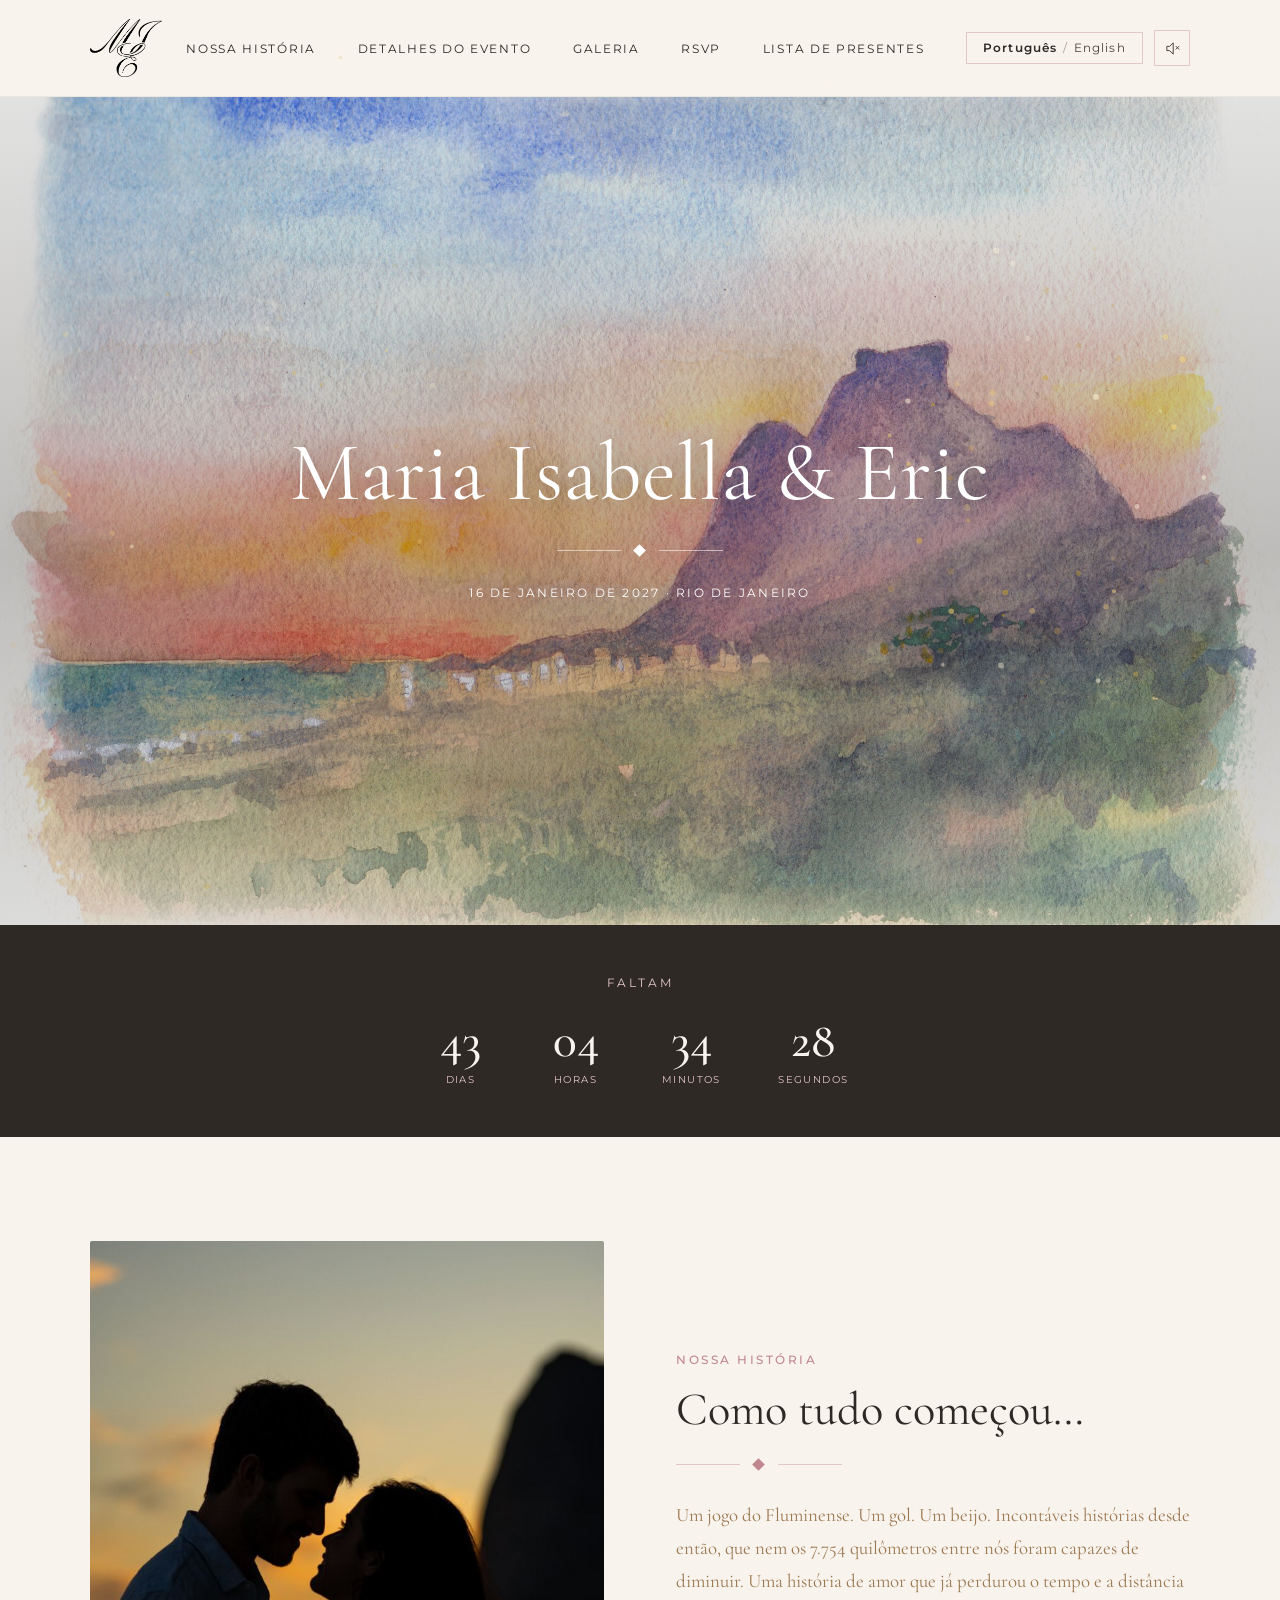
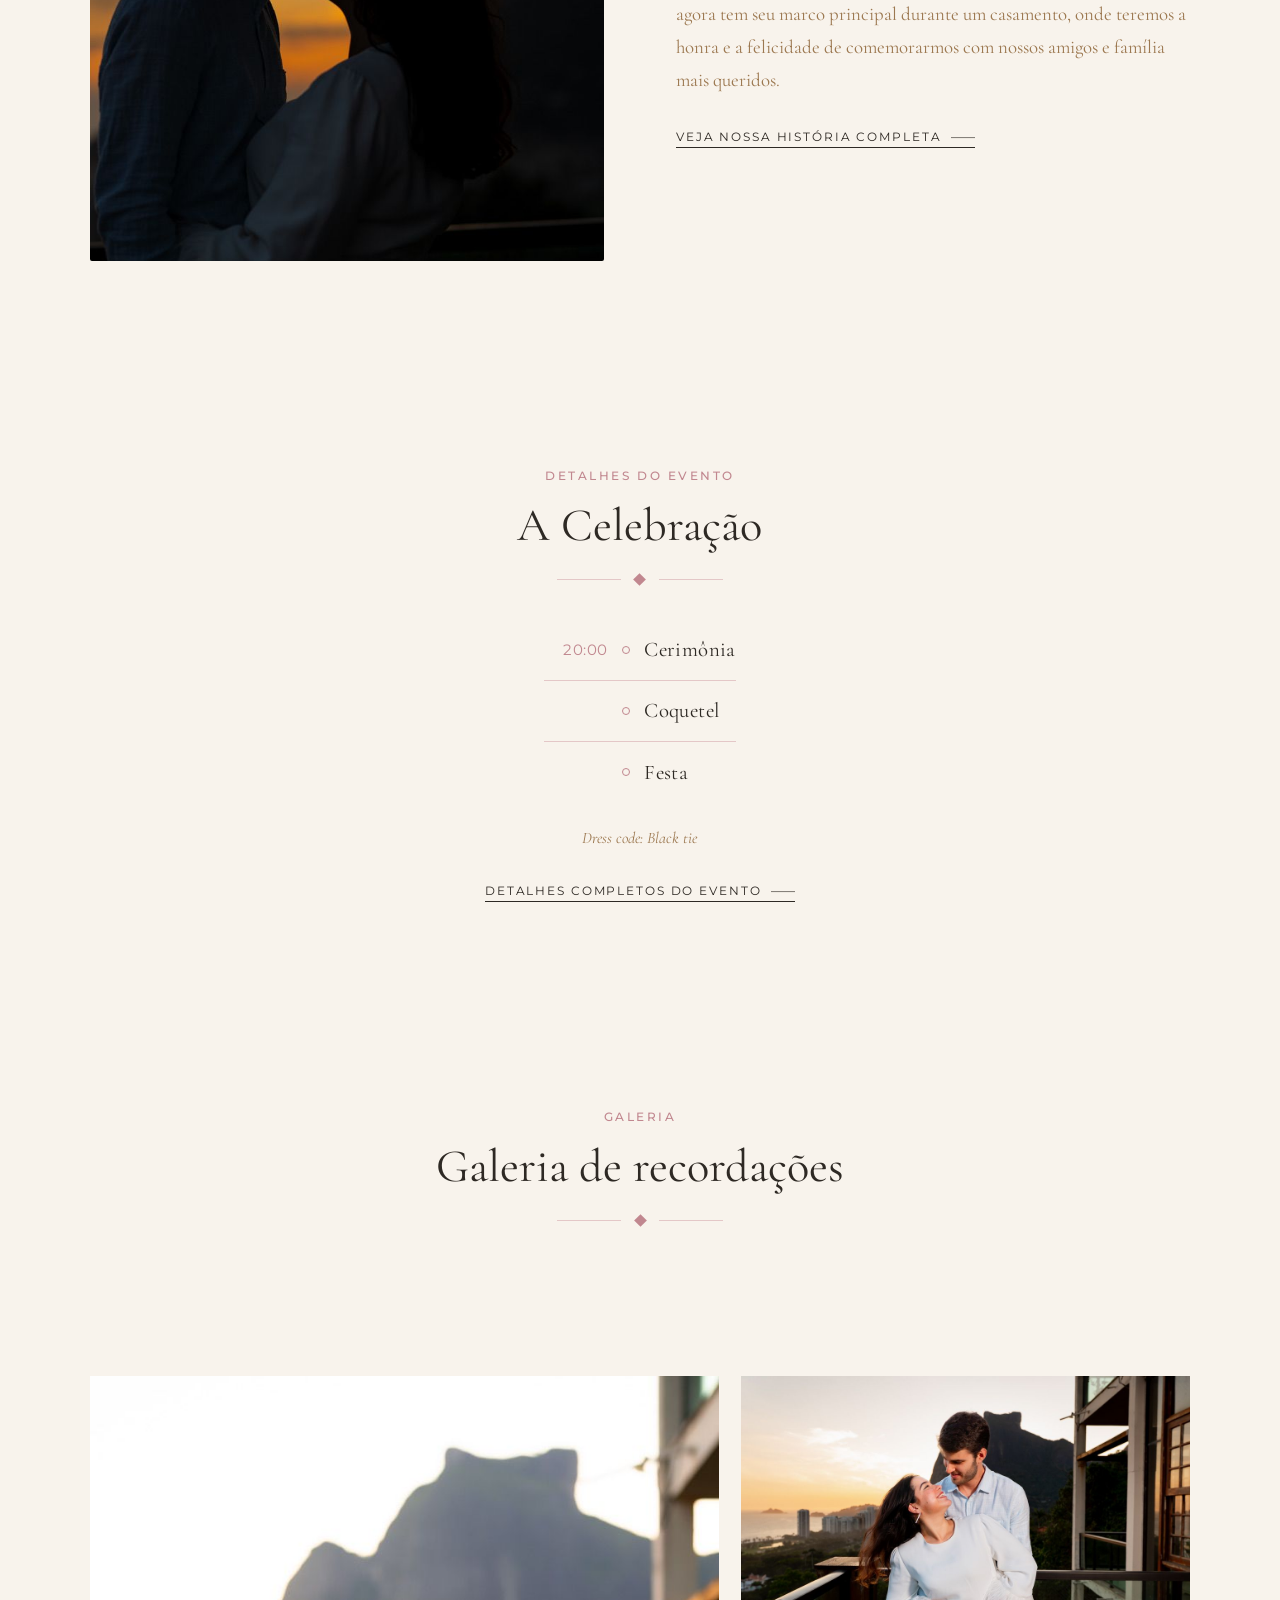
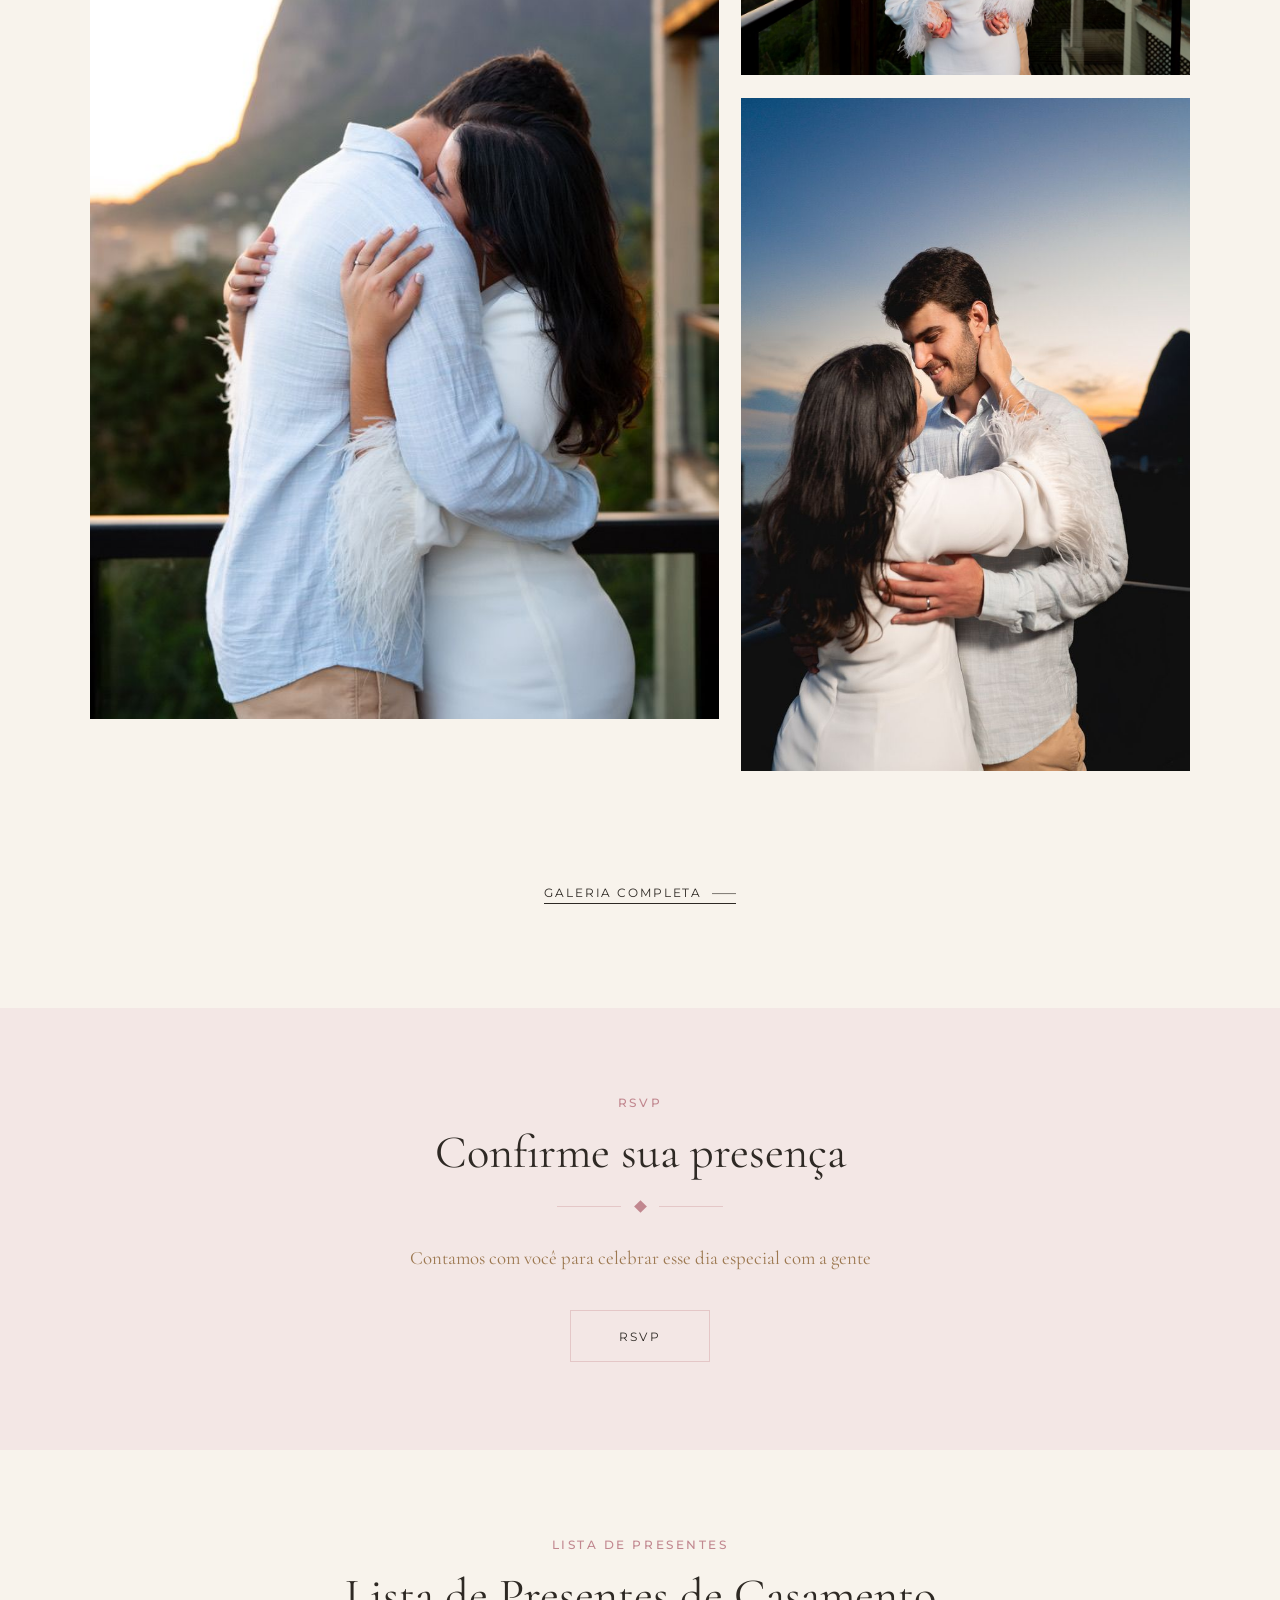
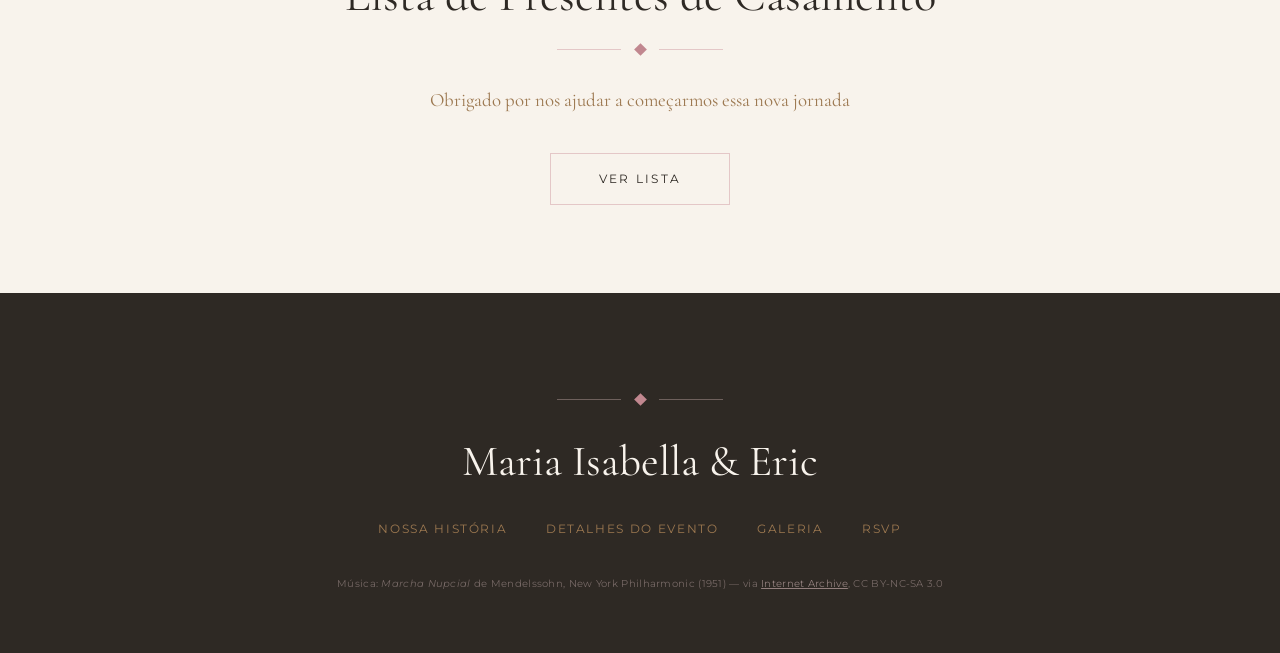
<file: index.html>
<!DOCTYPE html>
<html lang="pt-BR">
<head>
<meta charset="UTF-8">
<meta name="viewport" content="width=device-width, initial-scale=1.0">
<title>Maria Isabella &amp; Eric</title>
<meta name="description" content="Maria Isabella & Eric — 16 de janeiro de 2027, Rio de Janeiro">
<link rel="icon" href="assets/images/logo.png">
<link rel="preconnect" href="https://fonts.googleapis.com">
<link rel="preconnect" href="https://fonts.gstatic.com" crossorigin>
<link href="https://fonts.googleapis.com/css2?family=Cormorant+Garamond:ital,wght@0,300;0,400;0,500;0,600;1,400;1,500&family=Montserrat:wght@400;500;600&display=swap" rel="stylesheet">
<link rel="stylesheet" href="css/style.css">
</head>
<body>
<audio id="bgAudio" loop preload="none" src="https://archive.org/download/MendelssohnAMidsummerNightsDream-szell/05.WeddingMarch.mp3"></audio>

<header class="site-header" id="top">
  <div class="header-inner">
    <a href="index.html" class="logo-link" aria-label="Maria Isabella e Eric — início">
      <img src="assets/images/logo.png" alt="ME" class="logo-mark">
    </a>

    <button class="nav-toggle" id="navToggle" aria-label="Abrir menu" aria-expanded="false">
      <span></span><span></span><span></span>
    </button>

    <nav class="main-nav" id="mainNav">
      <a href="historia.html" class="nav-link" data-i18n="nav.story">Nossa História</a>
      <a href="evento.html" class="nav-link" data-i18n="nav.event">Detalhes do Evento</a>
      <a href="galeria.html" class="nav-link" data-i18n="nav.gallery">Galeria</a>
      <a href="rsvp.html" class="nav-link" data-i18n="nav.rsvp">RSVP</a>
      <a href="presentes.html" class="nav-link" data-i18n="nav.registry">Lista de Presentes</a>
      <div class="nav-utility">
        <button class="lang-toggle" id="langToggle" type="button" aria-label="Switch language">
          <span class="lang-pt is-active">Português</span><span class="lang-sep">/</span><span class="lang-en">English</span>
        </button>
        <button class="music-toggle" id="musicToggle" type="button" aria-label="Play music" aria-pressed="false">
          <svg class="icon-off" viewBox="0 0 24 24" fill="none" xmlns="http://www.w3.org/2000/svg" aria-hidden="true"><path d="M4 9v6h4l5 5V4L8 9H4Z" stroke="currentColor" stroke-width="1.4" stroke-linejoin="round"/><path d="M17 9l4 4M21 9l-4 4" stroke="currentColor" stroke-width="1.4" stroke-linecap="round"/></svg>
          <svg class="icon-on" viewBox="0 0 24 24" fill="none" xmlns="http://www.w3.org/2000/svg" aria-hidden="true"><path d="M4 9v6h4l5 5V4L8 9H4Z" stroke="currentColor" stroke-width="1.4" stroke-linejoin="round"/><path d="M16.5 8.5a5 5 0 0 1 0 7M19 6a8.5 8.5 0 0 1 0 12" stroke="currentColor" stroke-width="1.4" stroke-linecap="round"/></svg>
        </button>
      </div>
    </nav>
  </div>
</header>

<main>

  <section class="hero" id="home">
    <div class="hero-image">
      <img src="assets/images/hero-watercolor.jpg" alt="Ilustração em aquarela da Pedra da Gávea, Rio de Janeiro">
    </div>
    <div class="hero-content">
      <h1 class="hero-names">Maria Isabella &amp; Eric</h1>
      <div class="ornament"><span></span><i></i><span></span></div>
      <p class="hero-date" data-i18n="hero.date">16 de janeiro de 2027 · Rio de Janeiro</p>
    </div>
  </section>

  <section class="countdown-section">
    <p class="countdown-label" data-i18n="countdown.label">Faltam</p>
    <div class="countdown" id="countdown" aria-live="polite">
      <div class="countdown-unit"><span class="countdown-number" id="cd-days">00</span><span class="countdown-word" data-i18n="countdown.days">dias</span></div>
      <div class="countdown-unit"><span class="countdown-number" id="cd-hours">00</span><span class="countdown-word" data-i18n="countdown.hours">horas</span></div>
      <div class="countdown-unit"><span class="countdown-number" id="cd-minutes">00</span><span class="countdown-word" data-i18n="countdown.minutes">minutos</span></div>
      <div class="countdown-unit"><span class="countdown-number" id="cd-seconds">00</span><span class="countdown-word" data-i18n="countdown.seconds">segundos</span></div>
    </div>
  </section>

  <section class="preview-section">
    <div class="preview-media">
      <img src="assets/images/silhouette-kiss-1.jpg" alt="Maria Isabella e Eric ao entardecer">
    </div>
    <div class="preview-copy">
      <p class="eyebrow" data-i18n="story.eyebrow">Nossa História</p>
      <h2 data-i18n="story.previewTitle">Como tudo começou&hellip;</h2>
      <div class="ornament"><span></span><i></i><span></span></div>
      <p class="body-copy" data-i18n="story.previewBody">Um jogo do Fluminense. Um gol. Um beijo.</p>
      <a href="historia.html" class="text-link" data-i18n="story.previewLink">Veja nossa história completa</a>
    </div>
  </section>

  <section class="preview-section preview-section--celebration">
    <div class="preview-copy">
      <p class="eyebrow" data-i18n="event.eyebrow">Detalhes do Evento</p>
      <h2 data-i18n="event.previewTitle">A Celebração</h2>
      <div class="ornament"><span></span><i></i><span></span></div>
      <div class="schedule-preview">
        <div class="schedule-preview-row">
          <span class="schedule-preview-time" data-i18n="event.time">20:00</span>
          <span class="schedule-preview-marker"></span>
          <span class="schedule-preview-name" data-i18n="event.ceremony">Cerimônia</span>
        </div>
        <div class="schedule-preview-row">
          <span class="schedule-preview-time"></span>
          <span class="schedule-preview-marker"></span>
          <span class="schedule-preview-name" data-i18n="event.cocktail">Coquetel</span>
        </div>
        <div class="schedule-preview-row">
          <span class="schedule-preview-time"></span>
          <span class="schedule-preview-marker"></span>
          <span class="schedule-preview-name" data-i18n="event.party">Festa</span>
        </div>
      </div>
      <p class="dress-code-note"><em data-i18n="event.dressCodeNote">Dress code: Black tie</em></p>
      <a href="evento.html" class="text-link" data-i18n="event.previewLink">Detalhes completos do evento</a>
    </div>
  </section>

  <section class="preview-section preview-section--gallery">
    <div class="preview-copy preview-copy--centered">
      <p class="eyebrow" data-i18n="gallery.eyebrow">Galeria</p>
      <h2 data-i18n="gallery.title">Galeria de recordações</h2>
      <div class="ornament"><span></span><i></i><span></span></div>
    </div>
    <div class="preview-gallery-grid">
      <div class="preview-gallery-main">
        <img src="assets/images/hug-mountain.jpg" alt="Maria Isabella e Eric abraçados com a Pedra da Gávea ao fundo">
      </div>
      <div class="preview-gallery-side">
        <img src="assets/images/couple-laughing-balcony.jpg" alt="Maria Isabella e Eric rindo na varanda ao pôr do sol">
        <img src="assets/images/hug-kiss-dusk.jpg" alt="Maria Isabella e Eric abraçados ao entardecer">
      </div>
    </div>
    <a href="galeria.html" class="text-link text-link--centered" data-i18n="gallery.previewLink">Galeria completa</a>
  </section>

  <section class="preview-section preview-section--rsvp">
    <p class="eyebrow" data-i18n="rsvp.eyebrow">RSVP</p>
    <h2 data-i18n="rsvp.title">Confirme sua presença</h2>
    <div class="ornament"><span></span><i></i><span></span></div>
    <p class="body-copy" data-i18n="rsvp.previewBody">Contamos com você para celebrar esse dia especial com a gente</p>
    <a href="rsvp.html" class="btn-outline" data-i18n="rsvp.button">RSVP</a>
  </section>

  <section class="preview-section preview-section--registry">
    <p class="eyebrow" data-i18n="registry.eyebrow">Lista de Presentes</p>
    <h2 data-i18n="registry.title">Lista de Presentes de Casamento</h2>
    <div class="ornament"><span></span><i></i><span></span></div>
    <p class="body-copy" data-i18n="registry.thanks">Obrigado por nos ajudar a começarmos essa nova jornada</p>
    <a href="presentes.html" class="btn-outline" data-i18n="registry.button">Ver lista</a>
  </section>

</main>

<footer class="site-footer">
  <div class="ornament"><span></span><i></i><span></span></div>
  <h2 class="footer-names">Maria Isabella &amp; Eric</h2>
  <nav class="footer-nav">
    <a href="historia.html" data-i18n="nav.story">Nossa História</a>
    <a href="evento.html" data-i18n="nav.event">Detalhes do Evento</a>
    <a href="galeria.html" data-i18n="nav.gallery">Galeria</a>
    <a href="rsvp.html" data-i18n="nav.rsvp">RSVP</a>
  </nav>
  <p class="footer-credit" data-i18n="footer.musicCredit">Música: <em>Marcha Nupcial</em> de Mendelssohn, New York Philharmonic (1951) — via <a href="https://archive.org/details/MendelssohnAMidsummerNightsDream-szell" target="_blank" rel="noopener">Internet Archive</a>, CC BY-NC-SA 3.0</p>
</footer>


<script src="js/i18n.js"></script>
<script src="js/script.js"></script>
<script src="js/fireworks.js"></script>

</body>
</html>
</file>
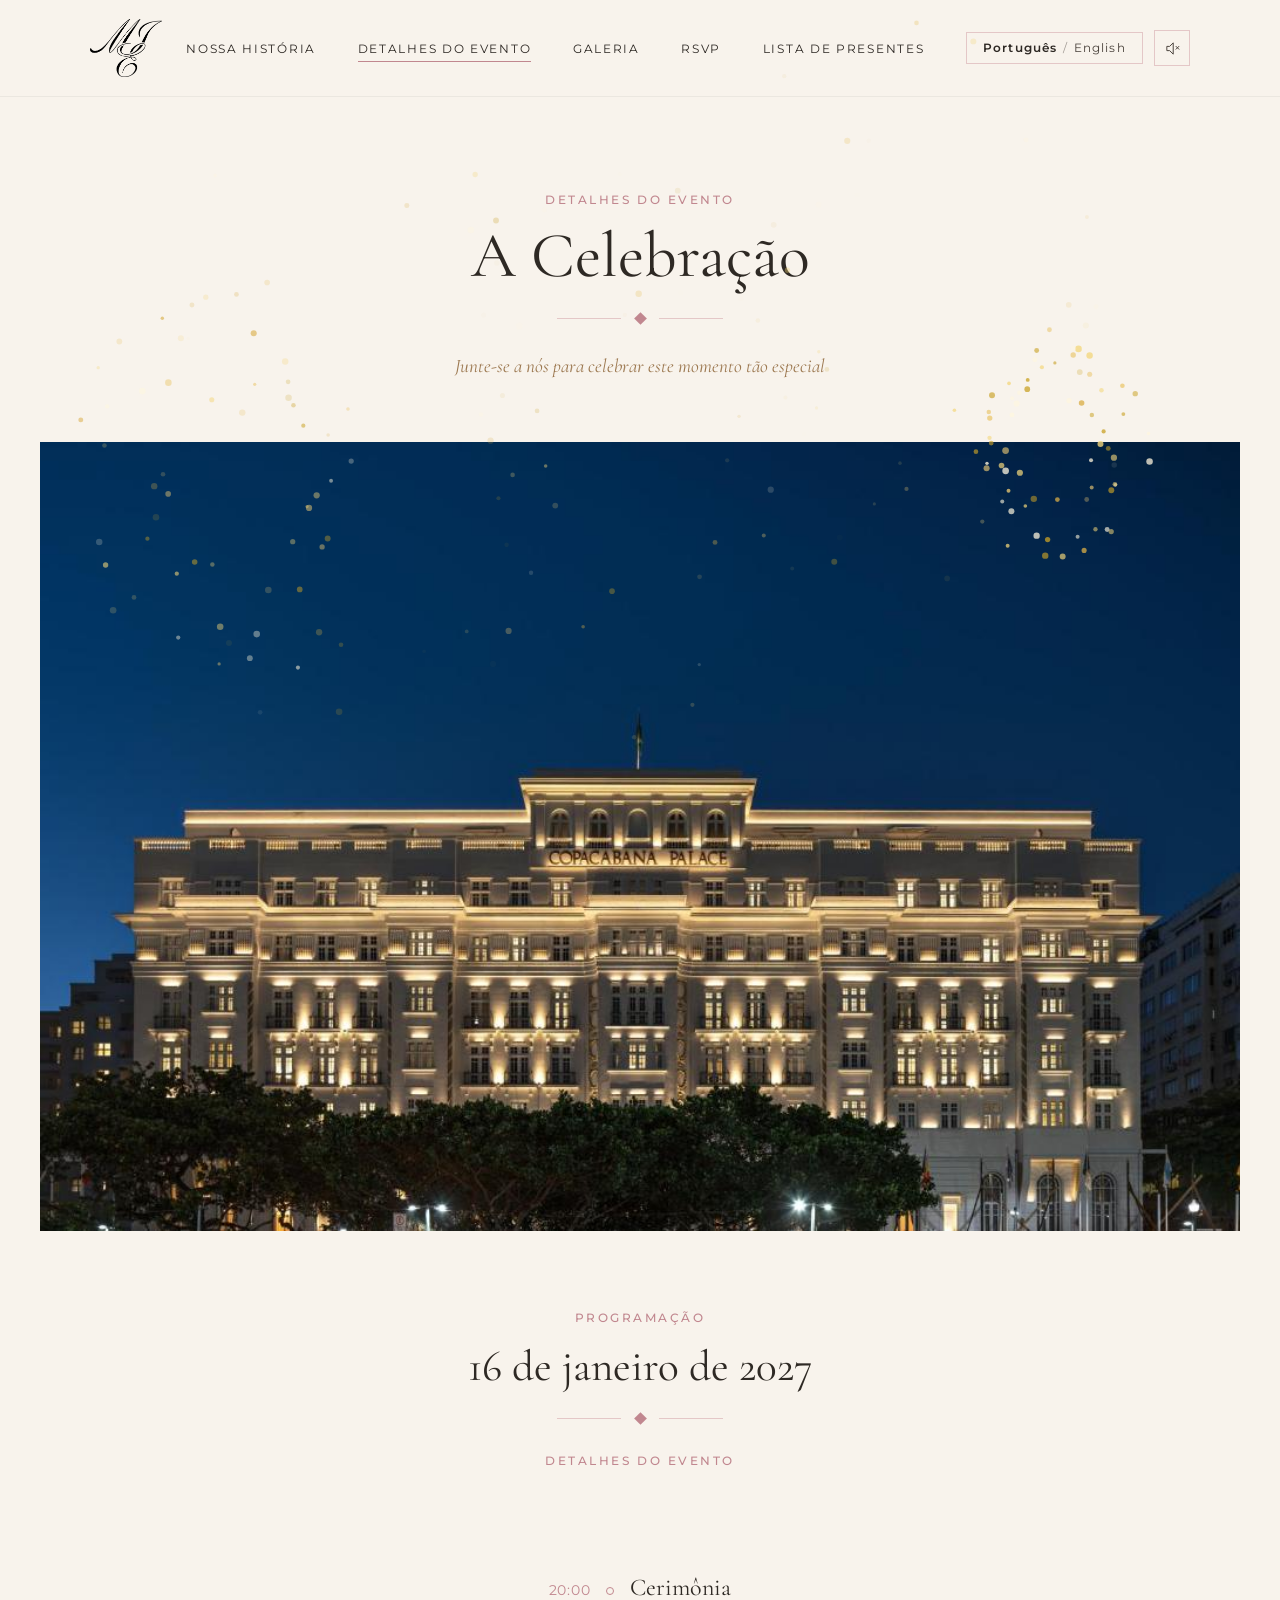
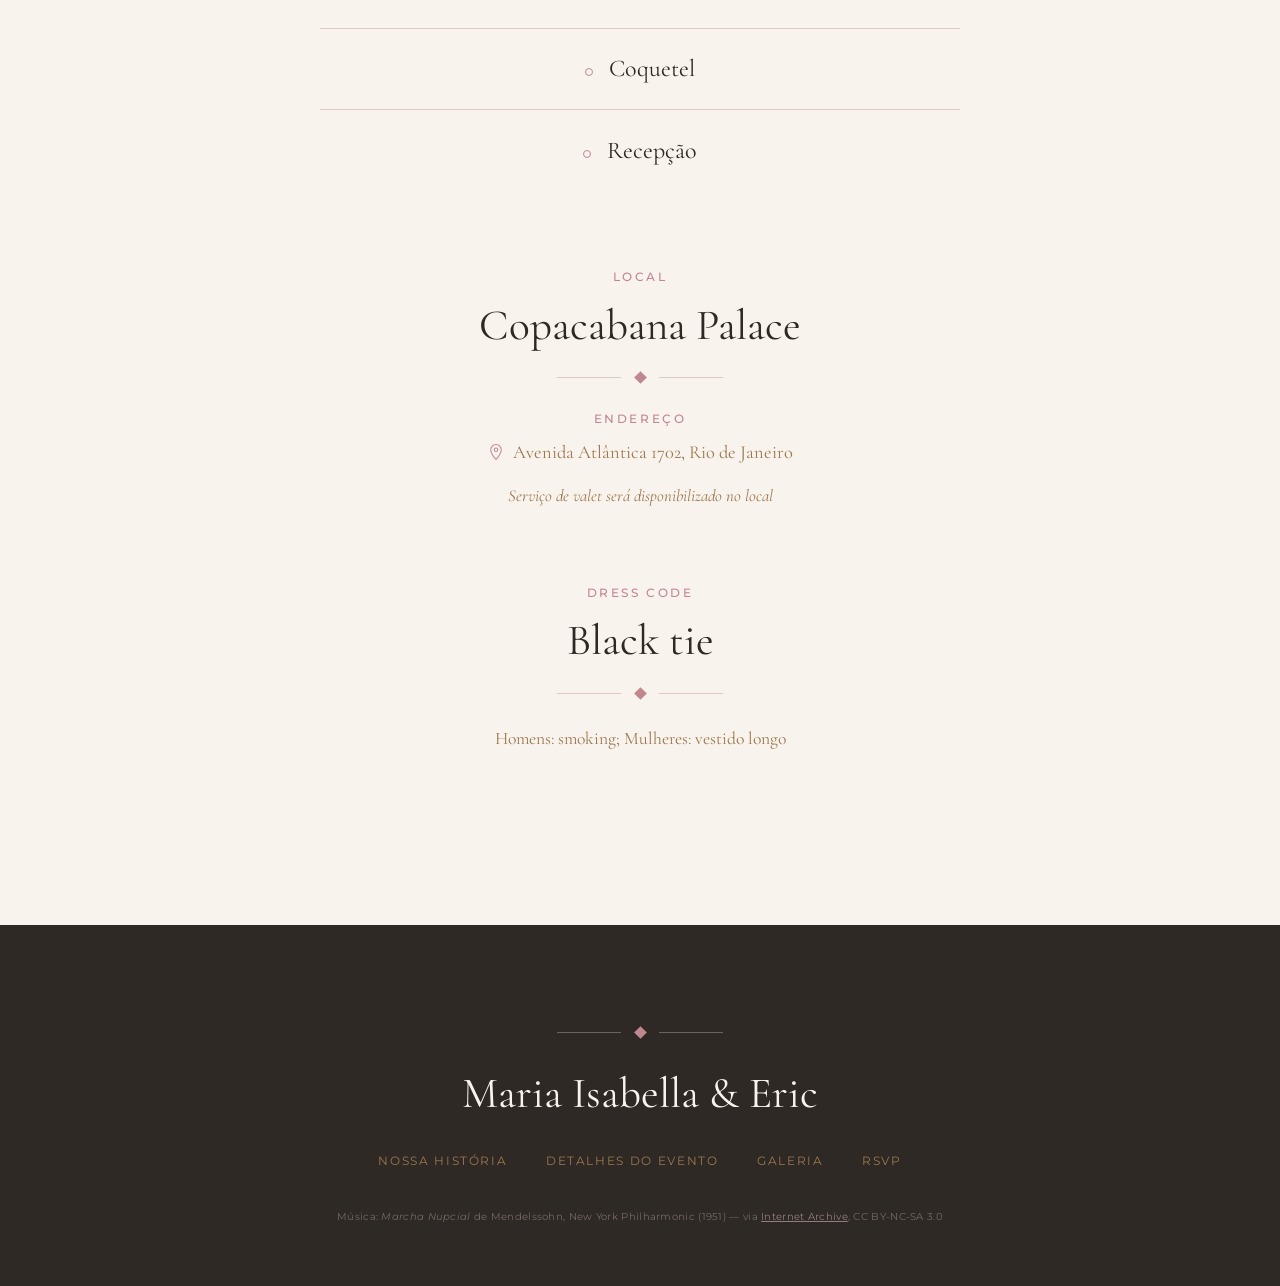
<file: evento.html>
<!DOCTYPE html>
<html lang="pt-BR">
<head>
<meta charset="UTF-8">
<meta name="viewport" content="width=device-width, initial-scale=1.0">
<title>Detalhes do Evento — Maria Isabella &amp; Eric</title>
<meta name="description" content="Detalhes da celebração de Maria Isabella e Eric no Copacabana Palace">
<link rel="icon" href="assets/images/logo.png">
<link rel="preconnect" href="https://fonts.googleapis.com">
<link rel="preconnect" href="https://fonts.gstatic.com" crossorigin>
<link href="https://fonts.googleapis.com/css2?family=Cormorant+Garamond:ital,wght@0,300;0,400;0,500;0,600;1,400;1,500&family=Montserrat:wght@400;500;600&display=swap" rel="stylesheet">
<link rel="stylesheet" href="css/style.css">
</head>
<body>
<audio id="bgAudio" loop preload="none" src="https://archive.org/download/MendelssohnAMidsummerNightsDream-szell/05.WeddingMarch.mp3"></audio>

<header class="site-header" id="top">
  <div class="header-inner">
    <a href="index.html" class="logo-link" aria-label="Maria Isabella e Eric — início">
      <img src="assets/images/logo.png" alt="ME" class="logo-mark">
    </a>

    <button class="nav-toggle" id="navToggle" aria-label="Abrir menu" aria-expanded="false">
      <span></span><span></span><span></span>
    </button>

    <nav class="main-nav" id="mainNav">
      <a href="historia.html" class="nav-link" data-i18n="nav.story">Nossa História</a>
      <a href="evento.html" class="nav-link is-active" aria-current="page" data-i18n="nav.event">Detalhes do Evento</a>
      <a href="galeria.html" class="nav-link" data-i18n="nav.gallery">Galeria</a>
      <a href="rsvp.html" class="nav-link" data-i18n="nav.rsvp">RSVP</a>
      <a href="presentes.html" class="nav-link" data-i18n="nav.registry">Lista de Presentes</a>
      <div class="nav-utility">
        <button class="lang-toggle" id="langToggle" type="button" aria-label="Switch language">
          <span class="lang-pt is-active">Português</span><span class="lang-sep">/</span><span class="lang-en">English</span>
        </button>
        <button class="music-toggle" id="musicToggle" type="button" aria-label="Play music" aria-pressed="false">
          <svg class="icon-off" viewBox="0 0 24 24" fill="none" xmlns="http://www.w3.org/2000/svg" aria-hidden="true"><path d="M4 9v6h4l5 5V4L8 9H4Z" stroke="currentColor" stroke-width="1.4" stroke-linejoin="round"/><path d="M17 9l4 4M21 9l-4 4" stroke="currentColor" stroke-width="1.4" stroke-linecap="round"/></svg>
          <svg class="icon-on" viewBox="0 0 24 24" fill="none" xmlns="http://www.w3.org/2000/svg" aria-hidden="true"><path d="M4 9v6h4l5 5V4L8 9H4Z" stroke="currentColor" stroke-width="1.4" stroke-linejoin="round"/><path d="M16.5 8.5a5 5 0 0 1 0 7M19 6a8.5 8.5 0 0 1 0 12" stroke="currentColor" stroke-width="1.4" stroke-linecap="round"/></svg>
        </button>
      </div>
    </nav>
  </div>
</header>

<main>

  <div class="page-section page-section--flush">
    <div class="page-intro">
      <p class="eyebrow" data-i18n="event.eyebrow">Detalhes do Evento</p>
      <h1 data-i18n="event.title">A Celebração</h1>
      <div class="ornament"><span></span><i></i><span></span></div>
      <p class="page-subtitle" data-i18n="event.subtitle"><em>Junte-se a nós para celebrar este momento tão especial</em></p>
    </div>

    <div class="venue-photo">
      <img src="assets/images/copacabana-palace-night.jpg" alt="Fachada iluminada do Copacabana Palace à noite">
    </div>

    <div class="event-date-block">
      <p class="eyebrow" data-i18n="event.scheduleEyebrow">Programação</p>
      <h2 data-i18n="event.dateFull">16 de janeiro de 2027</h2>
      <div class="ornament"><span></span><i></i><span></span></div>
      <p class="eyebrow" data-i18n="event.detailsEyebrow">Detalhes do Evento</p>
    </div>

    <div class="schedule-list">
      <div class="schedule-item">
        <span class="schedule-time" data-i18n="event.time">20:00</span>
        <span class="schedule-marker"></span>
        <span class="schedule-name" data-i18n="event.ceremony">Cerimônia</span>
      </div>
      <div class="schedule-item">
        <span class="schedule-marker"></span>
        <span class="schedule-name" data-i18n="event.cocktail">Coquetel</span>
      </div>
      <div class="schedule-item">
        <span class="schedule-marker"></span>
        <span class="schedule-name" data-i18n="event.reception">Recepção</span>
      </div>
    </div>

    <div class="venue-block">
      <p class="eyebrow" data-i18n="event.venueEyebrow">Local</p>
      <h2 data-i18n="event.venueName">Copacabana Palace</h2>
      <div class="ornament"><span></span><i></i><span></span></div>
      <p class="eyebrow" data-i18n="event.addressEyebrow">Endereço</p>
      <p class="venue-address">
        <svg class="pin-icon" viewBox="0 0 24 24" fill="none" xmlns="http://www.w3.org/2000/svg" aria-hidden="true"><path d="M12 22s7-7.58 7-13A7 7 0 0 0 5 9c0 5.42 7 13 7 13Z" stroke="currentColor" stroke-width="1.4"/><circle cx="12" cy="9" r="2.4" stroke="currentColor" stroke-width="1.4"/></svg>
        <span data-i18n="event.address">Avenida Atlântica 1702, Rio de Janeiro</span>
      </p>
      <p class="venue-note"><em data-i18n="event.valet">Serviço de valet será disponibilizado no local</em></p>
    </div>

    <div class="dresscode-block">
      <p class="eyebrow" data-i18n="event.dressCodeEyebrow">Dress Code</p>
      <h2 data-i18n="event.dressCode">Black tie</h2>
      <div class="ornament"><span></span><i></i><span></span></div>
      <p class="dresscode-note" data-i18n="event.dressCodeDetail">Homens: smoking; Mulheres: vestido longo</p>
    </div>
  </div>

</main>

<footer class="site-footer">
  <div class="ornament"><span></span><i></i><span></span></div>
  <h2 class="footer-names">Maria Isabella &amp; Eric</h2>
  <nav class="footer-nav">
    <a href="historia.html" data-i18n="nav.story">Nossa História</a>
    <a href="evento.html" data-i18n="nav.event">Detalhes do Evento</a>
    <a href="galeria.html" data-i18n="nav.gallery">Galeria</a>
    <a href="rsvp.html" data-i18n="nav.rsvp">RSVP</a>
  </nav>
  <p class="footer-credit" data-i18n="footer.musicCredit">Música: <em>Marcha Nupcial</em> de Mendelssohn, New York Philharmonic (1951) — via <a href="https://archive.org/details/MendelssohnAMidsummerNightsDream-szell" target="_blank" rel="noopener">Internet Archive</a>, CC BY-NC-SA 3.0</p>
</footer>


<script src="js/i18n.js"></script>
<script src="js/script.js"></script>
<script src="js/fireworks.js"></script>

</body>
</html>
</file>
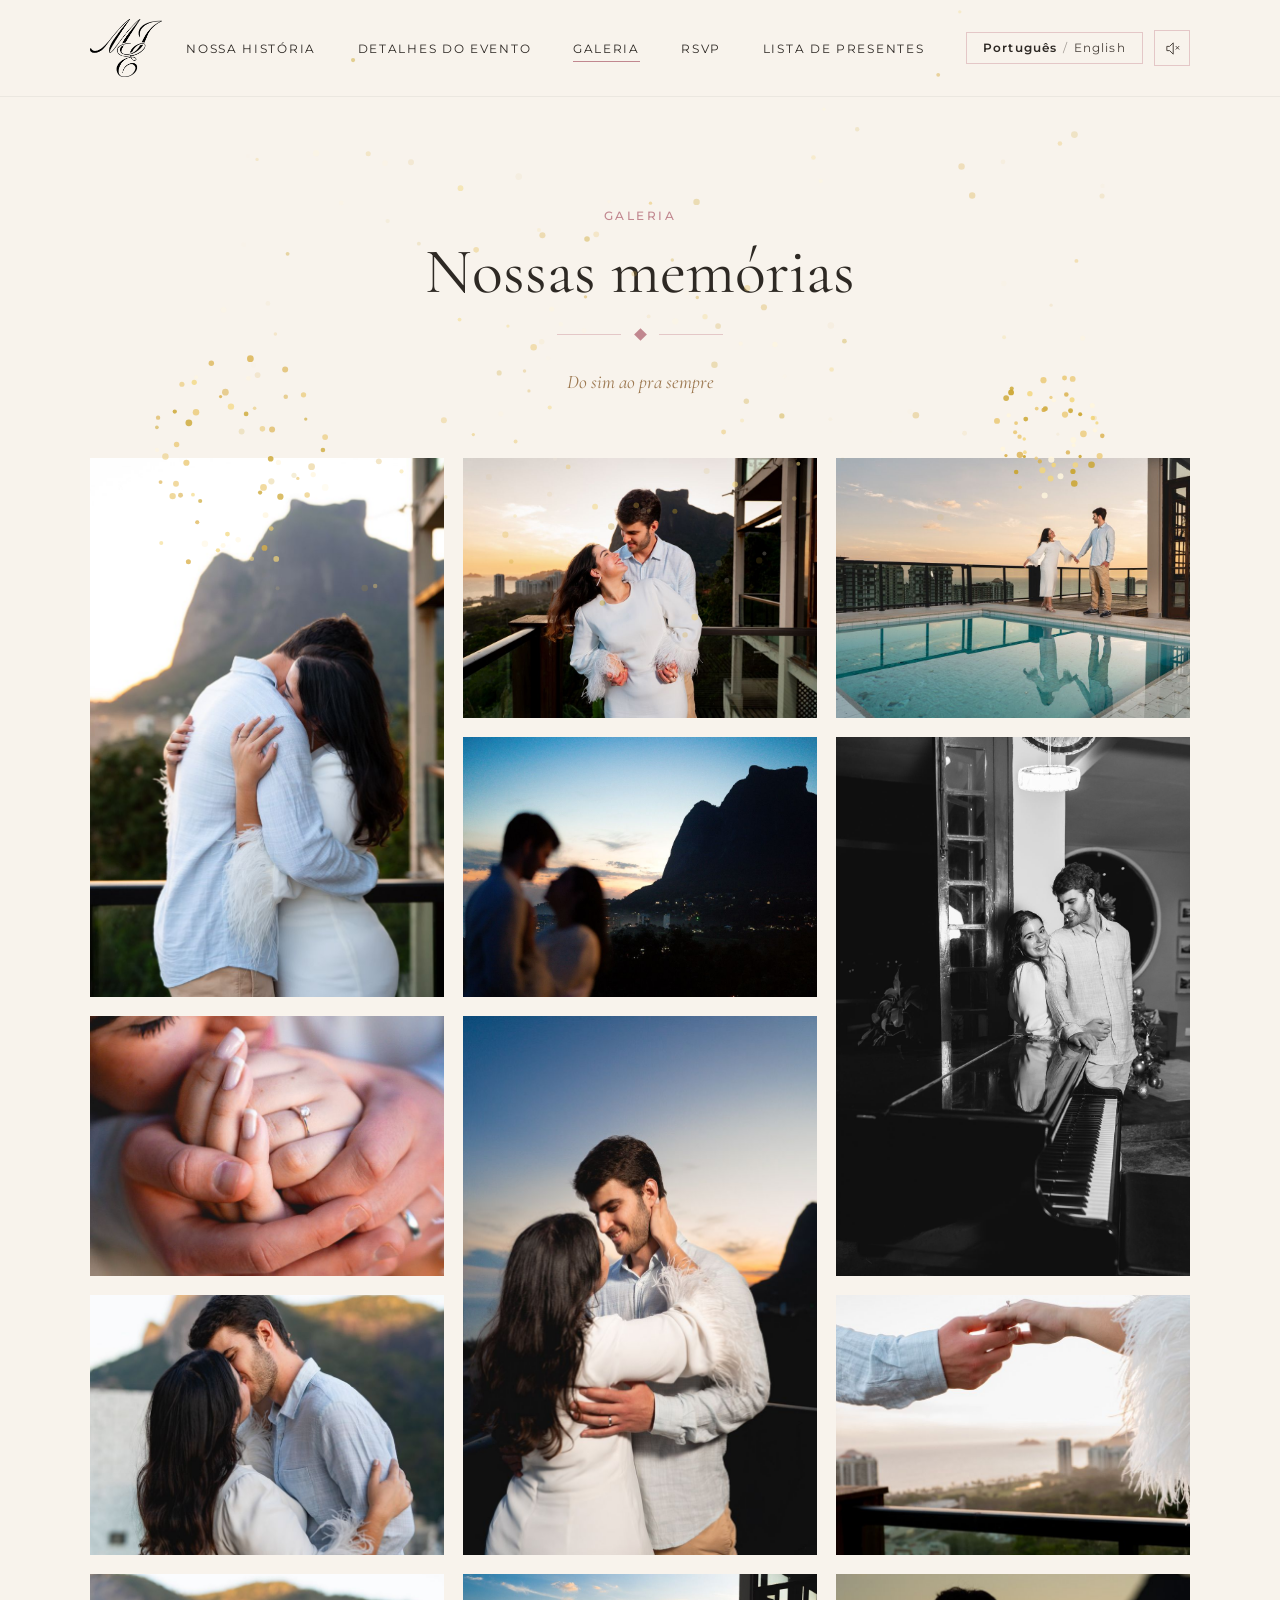
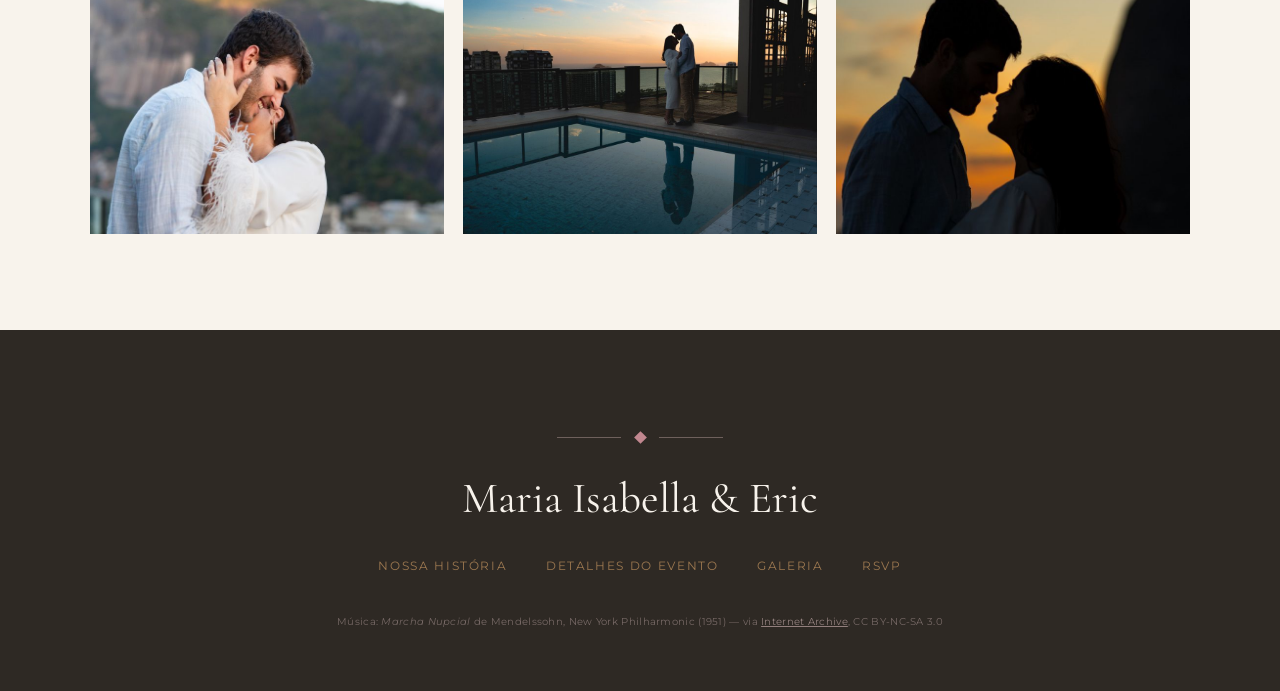
<file: galeria.html>
<!DOCTYPE html>
<html lang="pt-BR">
<head>
<meta charset="UTF-8">
<meta name="viewport" content="width=device-width, initial-scale=1.0">
<title>Galeria — Maria Isabella &amp; Eric</title>
<meta name="description" content="Fotos de Maria Isabella e Eric">
<link rel="icon" href="assets/images/logo.png">
<link rel="preconnect" href="https://fonts.googleapis.com">
<link rel="preconnect" href="https://fonts.gstatic.com" crossorigin>
<link href="https://fonts.googleapis.com/css2?family=Cormorant+Garamond:ital,wght@0,300;0,400;0,500;0,600;1,400;1,500&family=Montserrat:wght@400;500;600&display=swap" rel="stylesheet">
<link rel="stylesheet" href="css/style.css">
</head>
<body>
<audio id="bgAudio" loop preload="none" src="https://archive.org/download/MendelssohnAMidsummerNightsDream-szell/05.WeddingMarch.mp3"></audio>

<header class="site-header" id="top">
  <div class="header-inner">
    <a href="index.html" class="logo-link" aria-label="Maria Isabella e Eric — início">
      <img src="assets/images/logo.png" alt="ME" class="logo-mark">
    </a>

    <button class="nav-toggle" id="navToggle" aria-label="Abrir menu" aria-expanded="false">
      <span></span><span></span><span></span>
    </button>

    <nav class="main-nav" id="mainNav">
      <a href="historia.html" class="nav-link" data-i18n="nav.story">Nossa História</a>
      <a href="evento.html" class="nav-link" data-i18n="nav.event">Detalhes do Evento</a>
      <a href="galeria.html" class="nav-link is-active" aria-current="page" data-i18n="nav.gallery">Galeria</a>
      <a href="rsvp.html" class="nav-link" data-i18n="nav.rsvp">RSVP</a>
      <a href="presentes.html" class="nav-link" data-i18n="nav.registry">Lista de Presentes</a>
      <div class="nav-utility">
        <button class="lang-toggle" id="langToggle" type="button" aria-label="Switch language">
          <span class="lang-pt is-active">Português</span><span class="lang-sep">/</span><span class="lang-en">English</span>
        </button>
        <button class="music-toggle" id="musicToggle" type="button" aria-label="Play music" aria-pressed="false">
          <svg class="icon-off" viewBox="0 0 24 24" fill="none" xmlns="http://www.w3.org/2000/svg" aria-hidden="true"><path d="M4 9v6h4l5 5V4L8 9H4Z" stroke="currentColor" stroke-width="1.4" stroke-linejoin="round"/><path d="M17 9l4 4M21 9l-4 4" stroke="currentColor" stroke-width="1.4" stroke-linecap="round"/></svg>
          <svg class="icon-on" viewBox="0 0 24 24" fill="none" xmlns="http://www.w3.org/2000/svg" aria-hidden="true"><path d="M4 9v6h4l5 5V4L8 9H4Z" stroke="currentColor" stroke-width="1.4" stroke-linejoin="round"/><path d="M16.5 8.5a5 5 0 0 1 0 7M19 6a8.5 8.5 0 0 1 0 12" stroke="currentColor" stroke-width="1.4" stroke-linecap="round"/></svg>
        </button>
      </div>
    </nav>
  </div>
</header>

<main>

  <div class="page-section">
    <div class="page-intro">
      <p class="eyebrow" data-i18n="gallery.eyebrow">Galeria</p>
      <h1 data-i18n="gallery.title2">Nossas memórias</h1>
      <div class="ornament"><span></span><i></i><span></span></div>
      <p class="page-subtitle" data-i18n="gallery.subtitle"><em>Do sim ao pra sempre</em></p>
    </div>

    <div class="masonry-gallery">
      <img src="assets/images/hug-mountain.jpg" alt="Maria Isabella e Eric abraçados com a Pedra da Gávea ao fundo" class="span-tall">
      <img src="assets/images/couple-laughing-balcony.jpg" alt="Maria Isabella e Eric rindo na varanda ao pôr do sol">
      <img src="assets/images/pool-deck-sunset.jpg" alt="Maria Isabella e Eric de mãos dadas junto à piscina ao pôr do sol">
      <img src="assets/images/silhouette-dusk-closeup.jpg" alt="Silhueta de Maria Isabella e Eric ao entardecer">
      <img src="assets/images/piano-bw.jpg" alt="Maria Isabella e Eric ao piano, foto em preto e branco" class="span-tall">
      <img src="assets/images/ring-kiss-closeup.jpg" alt="Close das mãos de Maria Isabella e Eric com o anel de noivado">
      <img src="assets/images/hug-kiss-dusk.jpg" alt="Maria Isabella e Eric abraçados ao entardecer" class="span-tall">
      <img src="assets/images/couple-kiss-daylight.jpg" alt="Maria Isabella e Eric se beijando, com a Pedra da Gávea ao fundo">
      <img src="assets/images/hands-ring.jpg" alt="Mãos de Maria Isabella e Eric com o anel de noivado">
      <img src="assets/images/hug-profile-daylight.jpg" alt="Maria Isabella e Eric abraçados, de perfil">
      <img src="assets/images/silhouette-pool-deck.jpg" alt="Silhueta de Maria Isabella e Eric junto à piscina ao pôr do sol">
      <img src="assets/images/silhouette-kiss-1.jpg" alt="Silhueta de Maria Isabella e Eric ao entardecer">
    </div>
  </div>

</main>

<footer class="site-footer">
  <div class="ornament"><span></span><i></i><span></span></div>
  <h2 class="footer-names">Maria Isabella &amp; Eric</h2>
  <nav class="footer-nav">
    <a href="historia.html" data-i18n="nav.story">Nossa História</a>
    <a href="evento.html" data-i18n="nav.event">Detalhes do Evento</a>
    <a href="galeria.html" data-i18n="nav.gallery">Galeria</a>
    <a href="rsvp.html" data-i18n="nav.rsvp">RSVP</a>
  </nav>
  <p class="footer-credit" data-i18n="footer.musicCredit">Música: <em>Marcha Nupcial</em> de Mendelssohn, New York Philharmonic (1951) — via <a href="https://archive.org/details/MendelssohnAMidsummerNightsDream-szell" target="_blank" rel="noopener">Internet Archive</a>, CC BY-NC-SA 3.0</p>
</footer>


<script src="js/i18n.js"></script>
<script src="js/script.js"></script>
<script src="js/fireworks.js"></script>

</body>
</html>
</file>
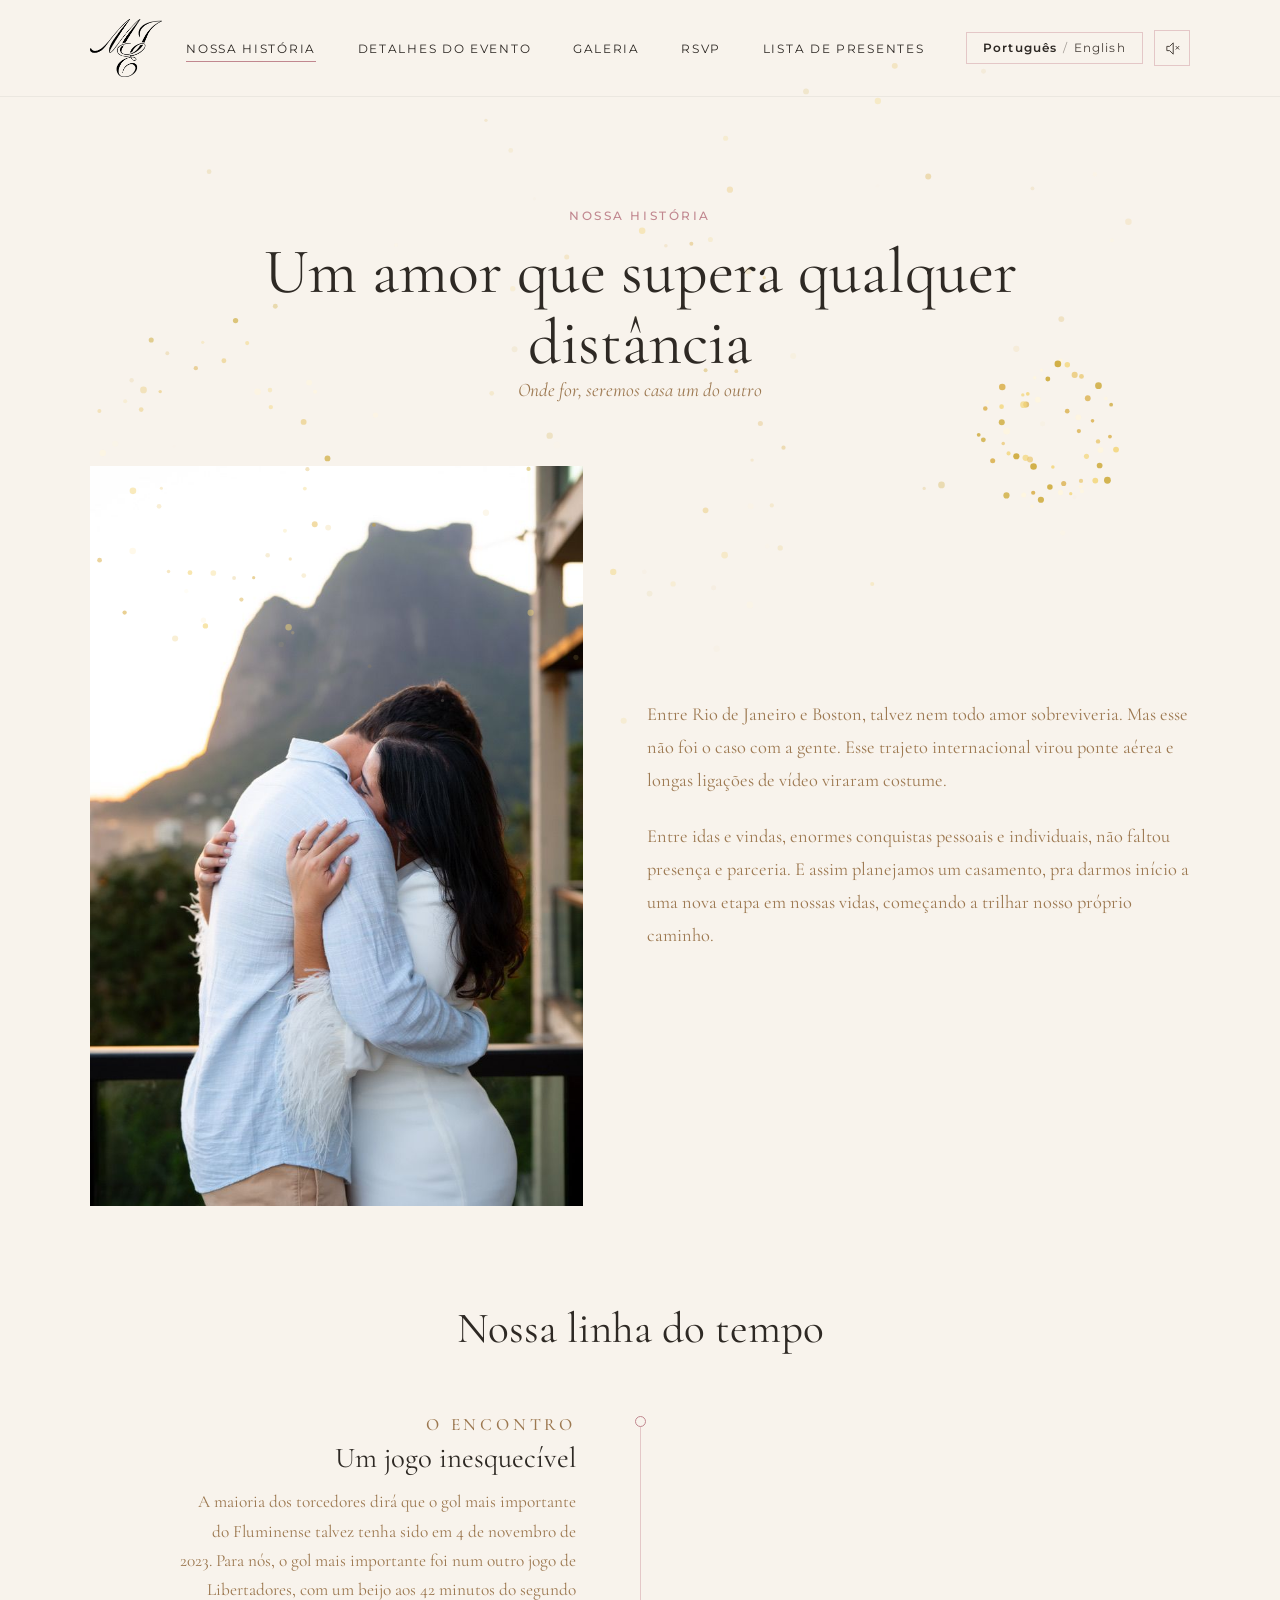
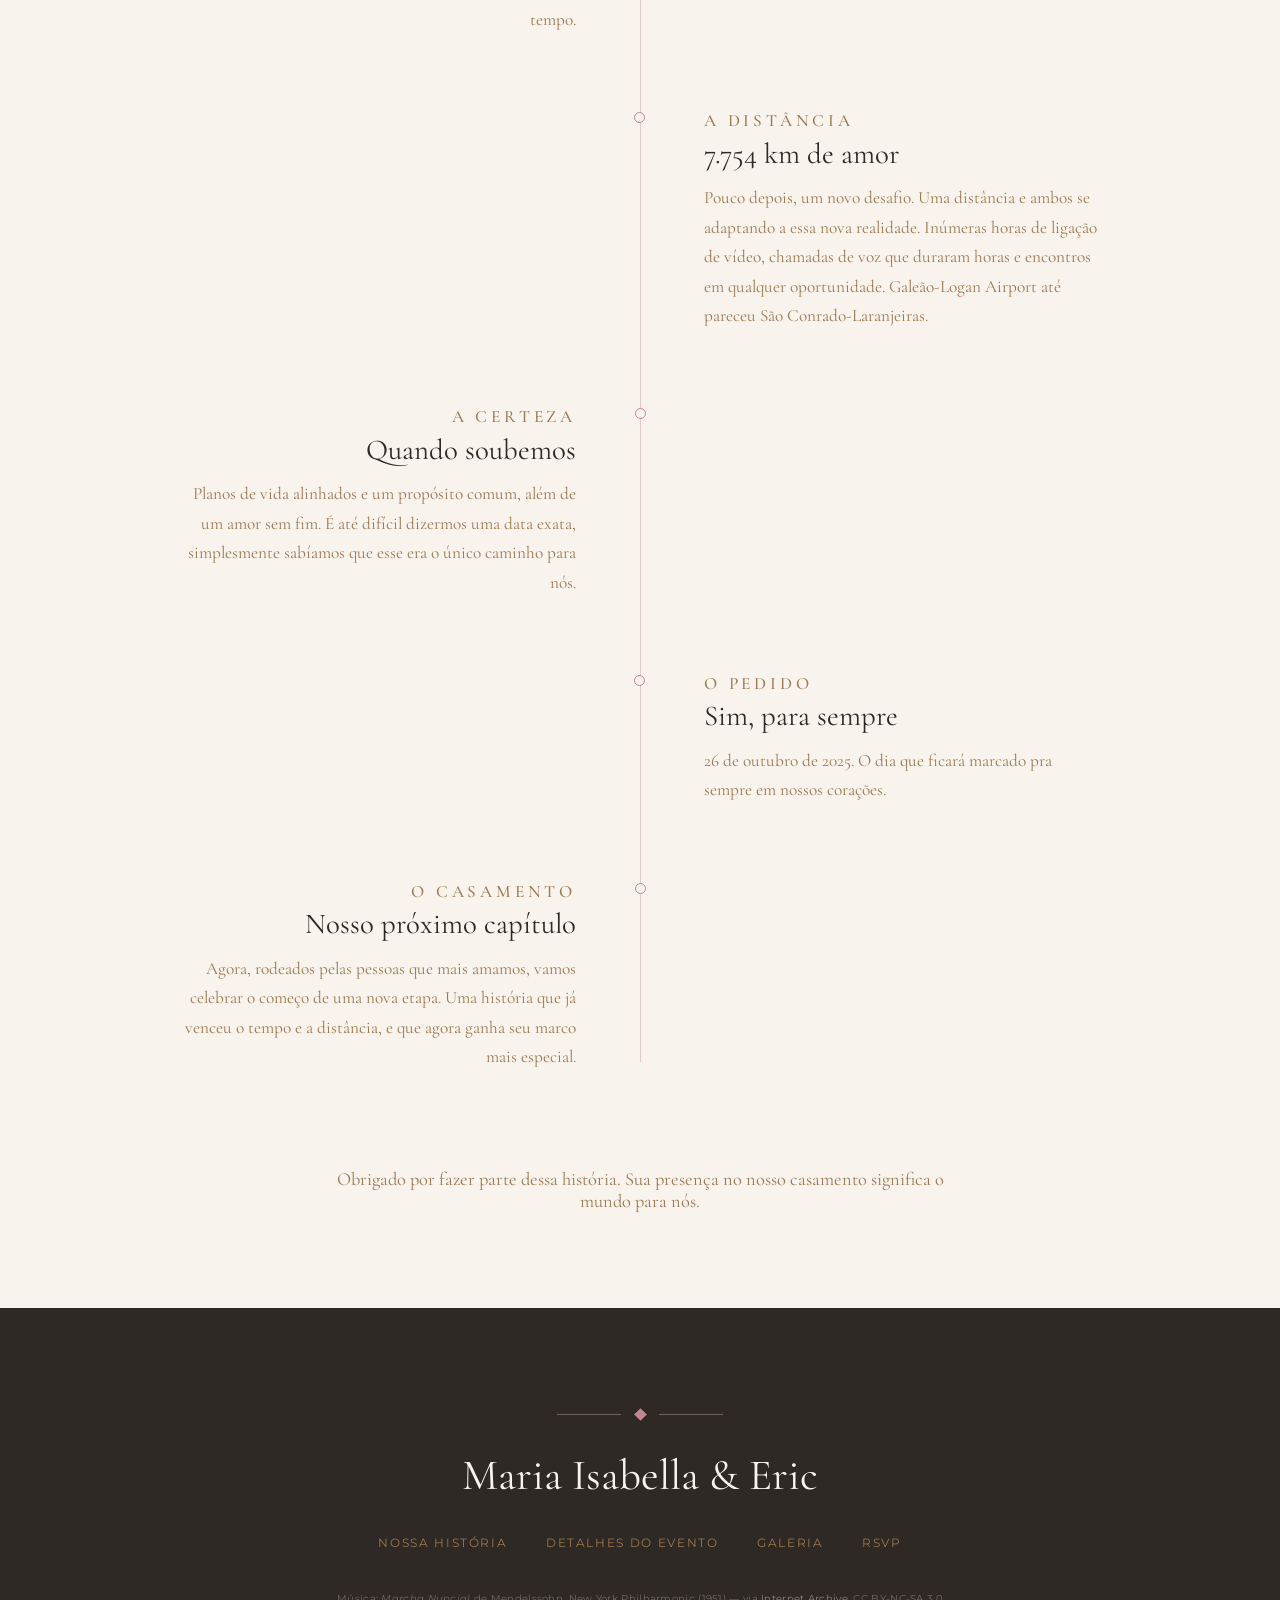
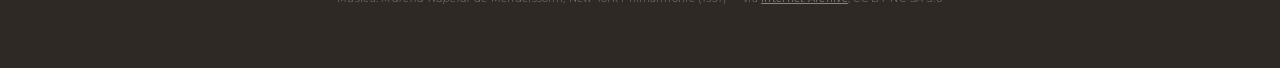
<file: historia.html>
<!DOCTYPE html>
<html lang="pt-BR">
<head>
<meta charset="UTF-8">
<meta name="viewport" content="width=device-width, initial-scale=1.0">
<title>Nossa História — Maria Isabella &amp; Eric</title>
<meta name="description" content="A história de Maria Isabella e Eric">
<link rel="icon" href="assets/images/logo.png">
<link rel="preconnect" href="https://fonts.googleapis.com">
<link rel="preconnect" href="https://fonts.gstatic.com" crossorigin>
<link href="https://fonts.googleapis.com/css2?family=Cormorant+Garamond:ital,wght@0,300;0,400;0,500;0,600;1,400;1,500&family=Montserrat:wght@400;500;600&display=swap" rel="stylesheet">
<link rel="stylesheet" href="css/style.css">
</head>
<body>
<audio id="bgAudio" loop preload="none" src="https://archive.org/download/MendelssohnAMidsummerNightsDream-szell/05.WeddingMarch.mp3"></audio>

<header class="site-header" id="top">
  <div class="header-inner">
    <a href="index.html" class="logo-link" aria-label="Maria Isabella e Eric — início">
      <img src="assets/images/logo.png" alt="ME" class="logo-mark">
    </a>

    <button class="nav-toggle" id="navToggle" aria-label="Abrir menu" aria-expanded="false">
      <span></span><span></span><span></span>
    </button>

    <nav class="main-nav" id="mainNav">
      <a href="historia.html" class="nav-link is-active" aria-current="page" data-i18n="nav.story">Nossa História</a>
      <a href="evento.html" class="nav-link" data-i18n="nav.event">Detalhes do Evento</a>
      <a href="galeria.html" class="nav-link" data-i18n="nav.gallery">Galeria</a>
      <a href="rsvp.html" class="nav-link" data-i18n="nav.rsvp">RSVP</a>
      <a href="presentes.html" class="nav-link" data-i18n="nav.registry">Lista de Presentes</a>
      <div class="nav-utility">
        <button class="lang-toggle" id="langToggle" type="button" aria-label="Switch language">
          <span class="lang-pt is-active">Português</span><span class="lang-sep">/</span><span class="lang-en">English</span>
        </button>
        <button class="music-toggle" id="musicToggle" type="button" aria-label="Play music" aria-pressed="false">
          <svg class="icon-off" viewBox="0 0 24 24" fill="none" xmlns="http://www.w3.org/2000/svg" aria-hidden="true"><path d="M4 9v6h4l5 5V4L8 9H4Z" stroke="currentColor" stroke-width="1.4" stroke-linejoin="round"/><path d="M17 9l4 4M21 9l-4 4" stroke="currentColor" stroke-width="1.4" stroke-linecap="round"/></svg>
          <svg class="icon-on" viewBox="0 0 24 24" fill="none" xmlns="http://www.w3.org/2000/svg" aria-hidden="true"><path d="M4 9v6h4l5 5V4L8 9H4Z" stroke="currentColor" stroke-width="1.4" stroke-linejoin="round"/><path d="M16.5 8.5a5 5 0 0 1 0 7M19 6a8.5 8.5 0 0 1 0 12" stroke="currentColor" stroke-width="1.4" stroke-linecap="round"/></svg>
        </button>
      </div>
    </nav>
  </div>
</header>

<main>

  <div class="page-section">
    <div class="page-intro">
      <p class="eyebrow" data-i18n="story.eyebrow">Nossa História</p>
      <h1 data-i18n="story.title">Um amor que supera qualquer distância</h1>
      <p class="page-subtitle" data-i18n="story.subtitle"><em>Onde for, seremos casa um do outro</em></p>
    </div>

    <div class="story-hero">
      <div class="story-hero-media">
        <img src="assets/images/hug-mountain.jpg" alt="Maria Isabella e Eric abraçados, com a Pedra da Gávea ao fundo">
      </div>
      <div class="story-hero-copy">
        <p data-i18n="story.p1">Entre Rio de Janeiro e Boston, talvez nem todo amor sobreviveria.</p>
        <p data-i18n="story.p2">Entre idas e vindas, enormes conquistas pessoais e individuais.</p>
      </div>
    </div>

    <div class="timeline-intro">
      <h2 data-i18n="story.timelineTitle">Nossa linha do tempo</h2>
    </div>

    <div class="timeline">
      <div class="timeline-item">
        <div class="timeline-marker"></div>
        <p class="eyebrow eyebrow--small" data-i18n="story.t1.eyebrow">O Encontro</p>
        <h3 data-i18n="story.t1.title">Um jogo inesquecível</h3>
        <p data-i18n="story.t1.body">A maioria dos torcedores dirá que o gol mais importante do Fluminense.</p>
      </div>
      <div class="timeline-item">
        <div class="timeline-marker"></div>
        <p class="eyebrow eyebrow--small" data-i18n="story.t2.eyebrow">A Distância</p>
        <h3 data-i18n="story.t2.title">7.754 km de amor</h3>
        <p data-i18n="story.t2.body">Pouco depois, um novo desafio.</p>
      </div>
      <div class="timeline-item">
        <div class="timeline-marker"></div>
        <p class="eyebrow eyebrow--small" data-i18n="story.t3.eyebrow">A Certeza</p>
        <h3 data-i18n="story.t3.title">Quando soubemos</h3>
        <p data-i18n="story.t3.body">Planos de vida alinhados e um propósito comum.</p>
      </div>
      <div class="timeline-item">
        <div class="timeline-marker"></div>
        <p class="eyebrow eyebrow--small" data-i18n="story.t4.eyebrow">O Pedido</p>
        <h3 data-i18n="story.t4.title">Sim, para sempre</h3>
        <p data-i18n="story.t4.body">26 de outubro de 2025.</p>
      </div>
      <div class="timeline-item timeline-item--last">
        <div class="timeline-marker"></div>
        <p class="eyebrow eyebrow--small" data-i18n="story.t5.eyebrow">O Casamento</p>
        <h3 data-i18n="story.t5.title">Nosso próximo capítulo</h3>
        <p data-i18n="story.t5.body">Agora, rodeados pelas pessoas que mais amamos.</p>
      </div>
    </div>

    <p class="closing-line" data-i18n="story.closing">Obrigado por fazer parte dessa história.</p>
  </div>

</main>

<footer class="site-footer">
  <div class="ornament"><span></span><i></i><span></span></div>
  <h2 class="footer-names">Maria Isabella &amp; Eric</h2>
  <nav class="footer-nav">
    <a href="historia.html" data-i18n="nav.story">Nossa História</a>
    <a href="evento.html" data-i18n="nav.event">Detalhes do Evento</a>
    <a href="galeria.html" data-i18n="nav.gallery">Galeria</a>
    <a href="rsvp.html" data-i18n="nav.rsvp">RSVP</a>
  </nav>
  <p class="footer-credit" data-i18n="footer.musicCredit">Música: <em>Marcha Nupcial</em> de Mendelssohn, New York Philharmonic (1951) — via <a href="https://archive.org/details/MendelssohnAMidsummerNightsDream-szell" target="_blank" rel="noopener">Internet Archive</a>, CC BY-NC-SA 3.0</p>
</footer>


<script src="js/i18n.js"></script>
<script src="js/script.js"></script>
<script src="js/fireworks.js"></script>

</body>
</html>
</file>
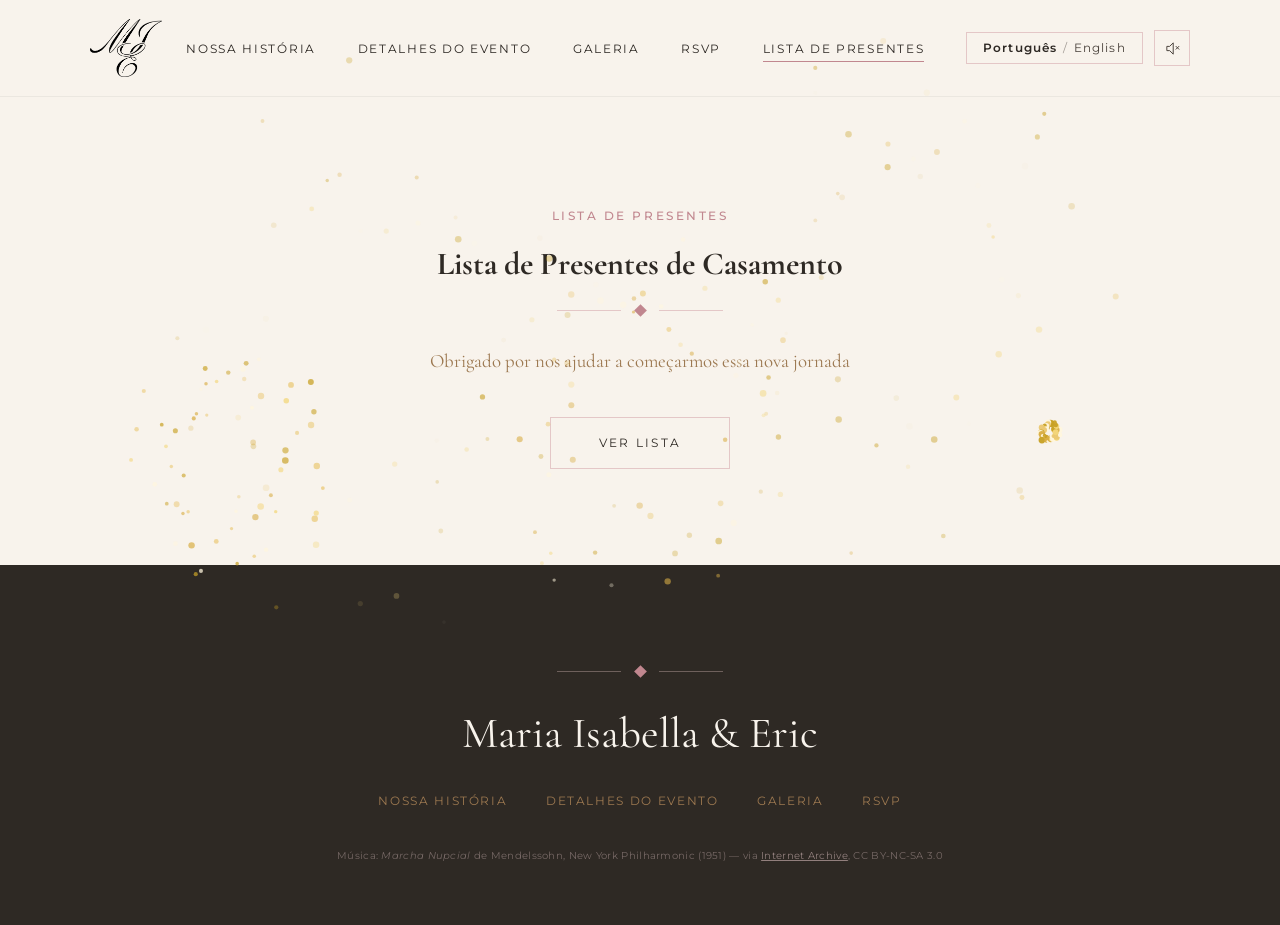
<file: presentes.html>
<!DOCTYPE html>
<html lang="pt-BR">
<head>
<meta charset="UTF-8">
<meta name="viewport" content="width=device-width, initial-scale=1.0">
<title>Lista de Presentes — Maria Isabella &amp; Eric</title>
<meta name="description" content="Lista de casamento de Maria Isabella e Eric">
<link rel="icon" href="assets/images/logo.png">
<link rel="preconnect" href="https://fonts.googleapis.com">
<link rel="preconnect" href="https://fonts.gstatic.com" crossorigin>
<link href="https://fonts.googleapis.com/css2?family=Cormorant+Garamond:ital,wght@0,300;0,400;0,500;0,600;1,400;1,500&family=Montserrat:wght@400;500;600&display=swap" rel="stylesheet">
<link rel="stylesheet" href="css/style.css">
</head>
<body>
<audio id="bgAudio" loop preload="none" src="https://archive.org/download/MendelssohnAMidsummerNightsDream-szell/05.WeddingMarch.mp3"></audio>

<header class="site-header" id="top">
  <div class="header-inner">
    <a href="index.html" class="logo-link" aria-label="Maria Isabella e Eric — início">
      <img src="assets/images/logo.png" alt="ME" class="logo-mark">
    </a>

    <button class="nav-toggle" id="navToggle" aria-label="Abrir menu" aria-expanded="false">
      <span></span><span></span><span></span>
    </button>

    <nav class="main-nav" id="mainNav">
      <a href="historia.html" class="nav-link" data-i18n="nav.story">Nossa História</a>
      <a href="evento.html" class="nav-link" data-i18n="nav.event">Detalhes do Evento</a>
      <a href="galeria.html" class="nav-link" data-i18n="nav.gallery">Galeria</a>
      <a href="rsvp.html" class="nav-link" data-i18n="nav.rsvp">RSVP</a>
      <a href="presentes.html" class="nav-link is-active" aria-current="page" data-i18n="nav.registry">Lista de Presentes</a>
      <div class="nav-utility">
        <button class="lang-toggle" id="langToggle" type="button" aria-label="Switch language">
          <span class="lang-pt is-active">Português</span><span class="lang-sep">/</span><span class="lang-en">English</span>
        </button>
        <button class="music-toggle" id="musicToggle" type="button" aria-label="Play music" aria-pressed="false">
          <svg class="icon-off" viewBox="0 0 24 24" fill="none" xmlns="http://www.w3.org/2000/svg" aria-hidden="true"><path d="M4 9v6h4l5 5V4L8 9H4Z" stroke="currentColor" stroke-width="1.4" stroke-linejoin="round"/><path d="M17 9l4 4M21 9l-4 4" stroke="currentColor" stroke-width="1.4" stroke-linecap="round"/></svg>
          <svg class="icon-on" viewBox="0 0 24 24" fill="none" xmlns="http://www.w3.org/2000/svg" aria-hidden="true"><path d="M4 9v6h4l5 5V4L8 9H4Z" stroke="currentColor" stroke-width="1.4" stroke-linejoin="round"/><path d="M16.5 8.5a5 5 0 0 1 0 7M19 6a8.5 8.5 0 0 1 0 12" stroke="currentColor" stroke-width="1.4" stroke-linecap="round"/></svg>
        </button>
      </div>
    </nav>
  </div>
</header>

<main>

  <div class="page-section page-section--narrow">
    <p class="eyebrow" data-i18n="registry.eyebrow">Lista de Presentes</p>
    <h1 data-i18n="registry.title">Lista de Presentes de Casamento</h1>
    <div class="ornament"><span></span><i></i><span></span></div>
    <p class="body-copy" data-i18n="registry.thanks">Obrigado por nos ajudar a começarmos essa nova jornada</p>
    <a href="https://site.lejour.com.br/bella_e_eric" target="_blank" rel="noopener" class="btn-outline" data-i18n="registry.button">Ver lista</a>
  </div>

</main>

<footer class="site-footer">
  <div class="ornament"><span></span><i></i><span></span></div>
  <h2 class="footer-names">Maria Isabella &amp; Eric</h2>
  <nav class="footer-nav">
    <a href="historia.html" data-i18n="nav.story">Nossa História</a>
    <a href="evento.html" data-i18n="nav.event">Detalhes do Evento</a>
    <a href="galeria.html" data-i18n="nav.gallery">Galeria</a>
    <a href="rsvp.html" data-i18n="nav.rsvp">RSVP</a>
  </nav>
  <p class="footer-credit" data-i18n="footer.musicCredit">Música: <em>Marcha Nupcial</em> de Mendelssohn, New York Philharmonic (1951) — via <a href="https://archive.org/details/MendelssohnAMidsummerNightsDream-szell" target="_blank" rel="noopener">Internet Archive</a>, CC BY-NC-SA 3.0</p>
</footer>


<script src="js/i18n.js"></script>
<script src="js/script.js"></script>
<script src="js/fireworks.js"></script>

</body>
</html>
</file>
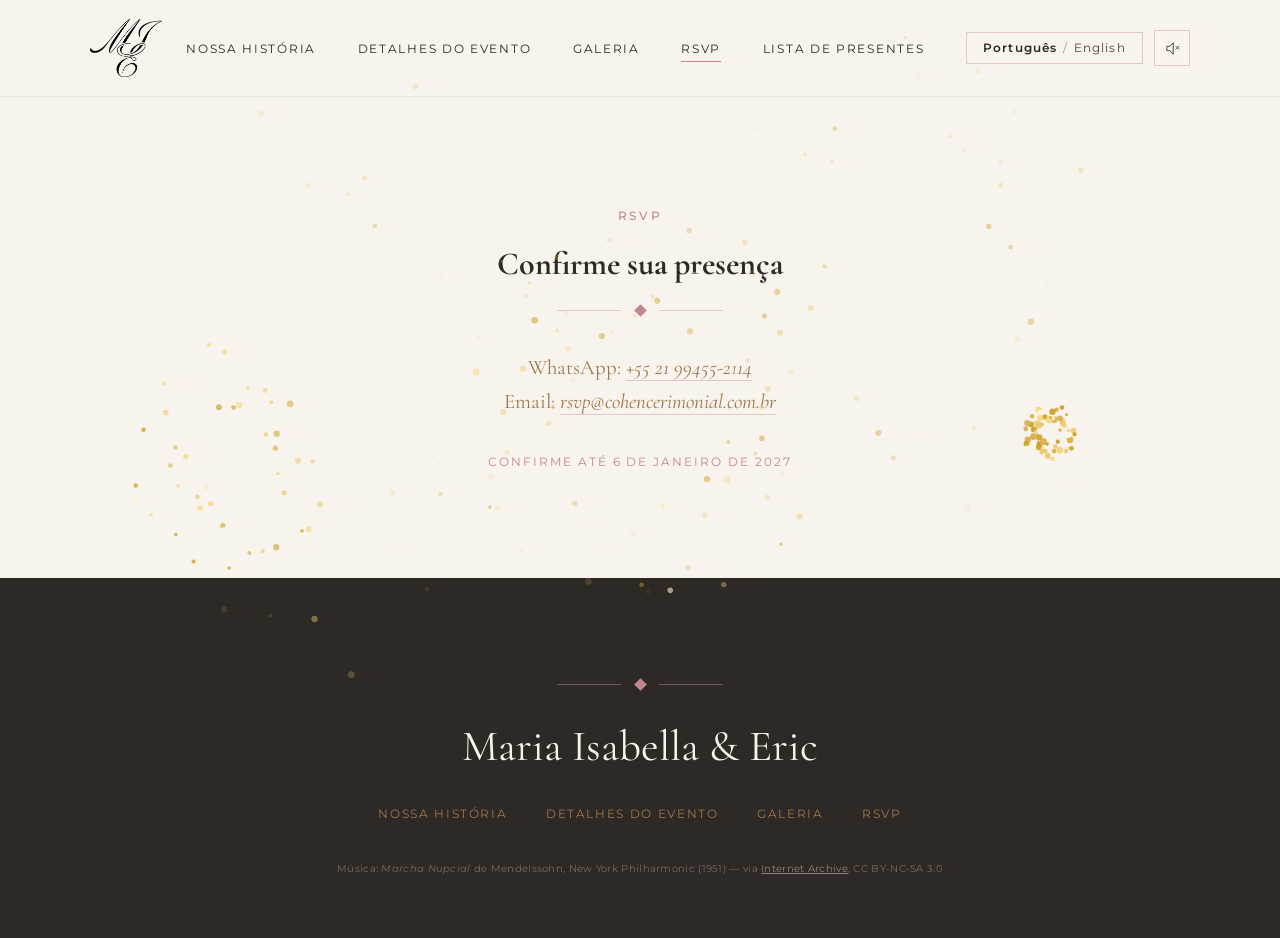
<file: rsvp.html>
<!DOCTYPE html>
<html lang="pt-BR">
<head>
<meta charset="UTF-8">
<meta name="viewport" content="width=device-width, initial-scale=1.0">
<title>RSVP — Maria Isabella &amp; Eric</title>
<meta name="description" content="Confirme sua presença no casamento de Maria Isabella e Eric">
<link rel="icon" href="assets/images/logo.png">
<link rel="preconnect" href="https://fonts.googleapis.com">
<link rel="preconnect" href="https://fonts.gstatic.com" crossorigin>
<link href="https://fonts.googleapis.com/css2?family=Cormorant+Garamond:ital,wght@0,300;0,400;0,500;0,600;1,400;1,500&family=Montserrat:wght@400;500;600&display=swap" rel="stylesheet">
<link rel="stylesheet" href="css/style.css">
</head>
<body>
<audio id="bgAudio" loop preload="none" src="https://archive.org/download/MendelssohnAMidsummerNightsDream-szell/05.WeddingMarch.mp3"></audio>

<header class="site-header" id="top">
  <div class="header-inner">
    <a href="index.html" class="logo-link" aria-label="Maria Isabella e Eric — início">
      <img src="assets/images/logo.png" alt="ME" class="logo-mark">
    </a>

    <button class="nav-toggle" id="navToggle" aria-label="Abrir menu" aria-expanded="false">
      <span></span><span></span><span></span>
    </button>

    <nav class="main-nav" id="mainNav">
      <a href="historia.html" class="nav-link" data-i18n="nav.story">Nossa História</a>
      <a href="evento.html" class="nav-link" data-i18n="nav.event">Detalhes do Evento</a>
      <a href="galeria.html" class="nav-link" data-i18n="nav.gallery">Galeria</a>
      <a href="rsvp.html" class="nav-link is-active" aria-current="page" data-i18n="nav.rsvp">RSVP</a>
      <a href="presentes.html" class="nav-link" data-i18n="nav.registry">Lista de Presentes</a>
      <div class="nav-utility">
        <button class="lang-toggle" id="langToggle" type="button" aria-label="Switch language">
          <span class="lang-pt is-active">Português</span><span class="lang-sep">/</span><span class="lang-en">English</span>
        </button>
        <button class="music-toggle" id="musicToggle" type="button" aria-label="Play music" aria-pressed="false">
          <svg class="icon-off" viewBox="0 0 24 24" fill="none" xmlns="http://www.w3.org/2000/svg" aria-hidden="true"><path d="M4 9v6h4l5 5V4L8 9H4Z" stroke="currentColor" stroke-width="1.4" stroke-linejoin="round"/><path d="M17 9l4 4M21 9l-4 4" stroke="currentColor" stroke-width="1.4" stroke-linecap="round"/></svg>
          <svg class="icon-on" viewBox="0 0 24 24" fill="none" xmlns="http://www.w3.org/2000/svg" aria-hidden="true"><path d="M4 9v6h4l5 5V4L8 9H4Z" stroke="currentColor" stroke-width="1.4" stroke-linejoin="round"/><path d="M16.5 8.5a5 5 0 0 1 0 7M19 6a8.5 8.5 0 0 1 0 12" stroke="currentColor" stroke-width="1.4" stroke-linecap="round"/></svg>
        </button>
      </div>
    </nav>
  </div>
</header>

<main>

  <div class="page-section page-section--narrow">
    <p class="eyebrow" data-i18n="rsvp.eyebrow">RSVP</p>
    <h1 data-i18n="rsvp.title">Confirme sua presença</h1>
    <div class="ornament"><span></span><i></i><span></span></div>

    <div class="rsvp-contacts">
      <p><span data-i18n="rsvp.whatsappLabel">WhatsApp:</span> <a href="https://wa.me/5521994552114" target="_blank" rel="noopener" class="contact-link">+55 21 99455-2114</a></p>
      <p><span data-i18n="rsvp.emailLabel">Email:</span> <a href="mailto:rsvp@cohencerimonial.com.br" class="contact-link">rsvp@cohencerimonial.com.br</a></p>
    </div>

    <p class="rsvp-deadline" data-i18n="rsvp.deadline">Confirme até 6 de janeiro de 2027</p>
  </div>

</main>

<footer class="site-footer">
  <div class="ornament"><span></span><i></i><span></span></div>
  <h2 class="footer-names">Maria Isabella &amp; Eric</h2>
  <nav class="footer-nav">
    <a href="historia.html" data-i18n="nav.story">Nossa História</a>
    <a href="evento.html" data-i18n="nav.event">Detalhes do Evento</a>
    <a href="galeria.html" data-i18n="nav.gallery">Galeria</a>
    <a href="rsvp.html" data-i18n="nav.rsvp">RSVP</a>
  </nav>
  <p class="footer-credit" data-i18n="footer.musicCredit">Música: <em>Marcha Nupcial</em> de Mendelssohn, New York Philharmonic (1951) — via <a href="https://archive.org/details/MendelssohnAMidsummerNightsDream-szell" target="_blank" rel="noopener">Internet Archive</a>, CC BY-NC-SA 3.0</p>
</footer>


<script src="js/i18n.js"></script>
<script src="js/script.js"></script>
<script src="js/fireworks.js"></script>

</body>
</html>
</file>
<file: css/style.css>
/* =========================================================
   Maria Isabella & Eric — Wedding Site
   Design tokens
   ========================================================= */
:root {
  --cream:        #F8F3EC;
  --cream-deep:   #F1E9E0;
  --blush:        #F3E7E5;
  --ink:          #2E2924;
  --ink-soft:     #4A423B;
  --rose:         #C1878F;
  --rose-line:    #E4C7C7;
  --gold:         #9C7850;
  --gold-deep:    #8A6842;
  --white:        #FFFFFF;

  --font-display: 'Cormorant Garamond', Georgia, serif;
  --font-body:    'Cormorant Garamond', Georgia, serif;
  --font-sans:    'Montserrat', Helvetica, Arial, sans-serif;

  --max-width: 1180px;
  --nav-height: 96px;
}

* { box-sizing: border-box; }

html {
  scroll-behavior: smooth;
}

@media (prefers-reduced-motion: reduce) {
  html { scroll-behavior: auto; }
  * { animation-duration: 0.001ms !important; transition-duration: 0.001ms !important; }
}

body {
  margin: 0;
  background: var(--cream);
  color: var(--ink);
  font-family: var(--font-body);
  font-weight: 400;
  -webkit-font-smoothing: antialiased;
}

img { max-width: 100%; display: block; }

a { color: inherit; text-decoration: none; }

:focus-visible {
  outline: 2px solid var(--rose);
  outline-offset: 3px;
}

.eyebrow {
  font-family: var(--font-sans);
  font-size: 0.72rem;
  letter-spacing: 0.22em;
  text-transform: uppercase;
  color: var(--rose);
  margin: 0 0 0.9rem;
  font-weight: 500;
}
.eyebrow--small { font-size: 0.66rem; margin-bottom: 0.6rem; }

.ornament {
  display: flex;
  align-items: center;
  justify-content: center;
  gap: 0.9rem;
  margin: 1.4rem 0 1.9rem;
}
.ornament span { width: 64px; height: 1px; background: var(--rose-line); display: block; }
.ornament i {
  width: 9px; height: 9px;
  background: var(--rose);
  transform: rotate(45deg);
  display: block;
}

.body-copy {
  font-family: var(--font-body);
  font-size: 1.18rem;
  line-height: 1.75;
  color: var(--gold);
  max-width: 62ch;
}

.text-link {
  font-family: var(--font-sans);
  font-size: 0.78rem;
  letter-spacing: 0.15em;
  text-transform: uppercase;
  color: var(--ink);
  display: inline-flex;
  align-items: center;
  gap: 0.6rem;
  padding-bottom: 3px;
  border-bottom: 1px solid var(--ink);
  transition: color 0.25s ease, border-color 0.25s ease, gap 0.25s ease;
}
.text-link::after { content: '\2014\2014'; letter-spacing: 0; }
.text-link:hover { color: var(--rose); border-color: var(--rose); gap: 0.9rem; }
.text-link--centered { margin: 0 auto; }

.btn-outline {
  font-family: var(--font-sans);
  font-size: 0.78rem;
  letter-spacing: 0.18em;
  text-transform: uppercase;
  color: var(--ink);
  border: 1px solid var(--rose-line);
  padding: 1.1rem 3rem;
  display: inline-block;
  transition: background 0.3s ease, color 0.3s ease, border-color 0.3s ease;
}
.btn-outline:hover { background: var(--rose); border-color: var(--rose); color: var(--white); }

/* =========================================================
   Header
   ========================================================= */
.site-header {
  position: sticky;
  top: 0;
  z-index: 100;
  background: rgba(248, 243, 236, 0.94);
  backdrop-filter: blur(6px);
  border-bottom: 1px solid rgba(46, 41, 36, 0.06);
}
.header-inner {
  max-width: var(--max-width);
  margin: 0 auto;
  padding: 0 2.5rem;
  height: var(--nav-height);
  display: flex;
  align-items: center;
  justify-content: space-between;
}
.logo-link { display: flex; align-items: center; height: 100%; }
.logo-mark { height: 58px; width: auto; }

.main-nav {
  display: flex;
  align-items: center;
  gap: 2.6rem;
}
.nav-link {
  font-family: var(--font-sans);
  font-size: 0.76rem;
  letter-spacing: 0.14em;
  text-transform: uppercase;
  color: var(--ink);
  position: relative;
  padding: 0.3rem 0;
  white-space: nowrap;
}
.nav-link::after {
  content: '';
  position: absolute;
  left: 0; right: 0; bottom: -2px;
  height: 1px;
  background: var(--rose);
  transform: scaleX(0);
  transition: transform 0.25s ease;
}
.nav-link:hover::after,
.nav-link.is-active::after { transform: scaleX(1); }

.nav-utility {
  display: flex;
  align-items: center;
  gap: 0.7rem;
}

.lang-toggle {
  font-family: var(--font-sans);
  font-size: 0.72rem;
  letter-spacing: 0.1em;
  background: none;
  border: 1px solid var(--rose-line);
  padding: 0.5rem 1rem;
  cursor: pointer;
  color: var(--ink-soft);
  white-space: nowrap;
}
.lang-toggle span { transition: color 0.2s ease, font-weight 0.2s ease; }
.lang-toggle .is-active { color: var(--ink); font-weight: 600; }
.lang-sep { margin: 0 0.35rem; opacity: 0.5; }

.music-toggle {
  display: flex;
  align-items: center;
  justify-content: center;
  width: 36px;
  height: 36px;
  border: 1px solid var(--rose-line);
  background: none;
  color: var(--ink-soft);
  cursor: pointer;
  padding: 0;
  flex-shrink: 0;
  transition: color 0.2s ease, border-color 0.2s ease;
}
.music-toggle:hover { color: var(--rose); border-color: var(--rose); }
.music-toggle svg { width: 17px; height: 17px; }
.music-toggle .icon-off { display: block; }
.music-toggle .icon-on { display: none; }
.music-toggle.is-playing .icon-off { display: none; }
.music-toggle.is-playing .icon-on { display: block; }

.nav-toggle {
  display: none;
  width: 34px; height: 26px;
  flex-direction: column;
  justify-content: space-between;
  background: none;
  border: none;
  cursor: pointer;
  padding: 0;
}
.nav-toggle span {
  display: block;
  height: 1px;
  background: var(--ink);
  transition: transform 0.3s ease, opacity 0.3s ease;
}
.nav-toggle[aria-expanded="true"] span:nth-child(1) { transform: translateY(11px) rotate(45deg); }
.nav-toggle[aria-expanded="true"] span:nth-child(2) { opacity: 0; }
.nav-toggle[aria-expanded="true"] span:nth-child(3) { transform: translateY(-11px) rotate(-45deg); }

/* =========================================================
   Hero
   ========================================================= */
.hero {
  position: relative;
  min-height: 92vh;
  display: flex;
  align-items: center;
  justify-content: center;
  overflow: hidden;
}
.hero-image {
  position: absolute;
  inset: 0;
  z-index: 0;
}
.hero-image img {
  width: 100%;
  height: 100%;
  object-fit: cover;
  object-position: center 62%;
}
.hero-image::after {
  content: '';
  position: absolute;
  inset: 0;
  background: linear-gradient(180deg, rgba(20,16,12,0.12) 0%, rgba(20,16,12,0.28) 55%, rgba(20,16,12,0.15) 100%);
}
.hero-content {
  position: relative;
  z-index: 1;
  text-align: center;
  color: var(--white);
  padding: 0 1.5rem;
}
.hero-names {
  font-family: var(--font-display);
  font-weight: 400;
  font-size: clamp(2.8rem, 7vw, 5.2rem);
  margin: 0;
  letter-spacing: 0.01em;
  text-shadow: 0 2px 24px rgba(0,0,0,0.25);
}
.hero .ornament span { background: rgba(255,255,255,0.55); }
.hero .ornament i { background: var(--white); }
.hero-date {
  font-family: var(--font-sans);
  font-size: 0.78rem;
  letter-spacing: 0.18em;
  text-transform: uppercase;
  margin: 0;
}


/* =========================================================
   Countdown
   ========================================================= */
.countdown-section {
  background: var(--ink);
  color: var(--cream);
  padding: 3.2rem 1.5rem;
  text-align: center;
}
.countdown-label {
  font-family: var(--font-sans);
  font-size: 0.72rem;
  letter-spacing: 0.24em;
  text-transform: uppercase;
  color: var(--rose-line);
  margin: 0 0 1.6rem;
}
.countdown {
  display: flex;
  justify-content: center;
  gap: clamp(1.4rem, 5vw, 3.6rem);
  max-width: 640px;
  margin: 0 auto;
}
.countdown-unit {
  display: flex;
  flex-direction: column;
  align-items: center;
  min-width: 3.6rem;
}
.countdown-number {
  font-family: var(--font-display);
  font-size: clamp(2.1rem, 5vw, 3.1rem);
  line-height: 1;
  font-weight: 500;
}
.countdown-word {
  font-family: var(--font-sans);
  font-size: 0.62rem;
  letter-spacing: 0.14em;
  text-transform: uppercase;
  color: var(--rose-line);
  margin-top: 0.5rem;
}

/* =========================================================
   Home preview sections
   ========================================================= */
.preview-section {
  max-width: var(--max-width);
  margin: 0 auto;
  padding: 6.5rem 2.5rem;
  display: grid;
  grid-template-columns: 1fr 1fr;
  gap: 4.5rem;
  align-items: center;
}
.preview-media img,
.preview-media { border-radius: 2px; }
.preview-media img { width: 100%; height: 100%; object-fit: cover; max-height: 620px; }
.preview-copy h2 {
  font-family: var(--font-display);
  font-weight: 400;
  font-size: clamp(2.1rem, 4vw, 2.9rem);
  margin: 0 0 0;
  color: var(--ink);
}
.preview-copy .ornament { justify-content: flex-start; margin-left: 0; }
.preview-copy .body-copy { margin-bottom: 1.8rem; }

.preview-section--celebration { grid-template-columns: 1fr; text-align: center; }
.preview-section--celebration .preview-copy { max-width: 640px; margin: 0 auto; }
.preview-section--celebration .ornament { justify-content: center; }
.schedule-preview { margin: 2.2rem auto 1.6rem; width: max-content; max-width: 100%; }
.schedule-preview-row {
  display: grid;
  grid-template-columns: 64px 20px 1fr;
  align-items: center;
  gap: 0.5rem;
  padding: 1.1rem 0;
  border-bottom: 1px solid var(--rose-line);
  font-family: var(--font-display);
  font-size: 1.3rem;
}
.schedule-preview-row:last-child { border-bottom: none; }
.schedule-preview-time { color: var(--rose); font-size: 0.95rem; font-family: var(--font-sans); letter-spacing: 0.04em; text-align: right; }
.schedule-preview-marker { width: 8px; height: 8px; border: 1px solid var(--rose); border-radius: 50%; margin: 0 auto; }
.schedule-preview-name { letter-spacing: 0.02em; text-align: left; }
.dress-code-note { color: var(--gold); margin-bottom: 2rem; }

.preview-section--gallery { grid-template-columns: 1fr; }
.preview-copy--centered { text-align: center; max-width: 640px; margin: 0 auto 3rem; }
.preview-copy--centered .ornament { justify-content: center; }
.preview-gallery-grid {
  display: grid;
  grid-template-columns: 1.4fr 1fr;
  gap: 1.4rem;
  margin-bottom: 2.6rem;
}
.preview-gallery-main img {
  width: 100%;
  height: auto;
  aspect-ratio: 724 / 1086;
  object-fit: cover;
}
.preview-gallery-side { display: grid; gap: 1.4rem; }
.preview-gallery-side img { width: 100%; height: auto; object-fit: cover; }
.preview-gallery-side img:nth-child(1) { aspect-ratio: 1086 / 724; }
.preview-gallery-side img:nth-child(2) { aspect-ratio: 724 / 1086; }

.preview-section--rsvp,
.preview-section--registry {
  display: block;
  text-align: center;
  background: var(--blush);
  max-width: 100%;
  padding: 5.5rem 2rem;
}
.preview-section--rsvp .ornament,
.preview-section--registry .ornament { justify-content: center; }
.preview-section--rsvp h2,
.preview-section--registry h2 {
  font-family: var(--font-display);
  font-weight: 400;
  font-size: clamp(2.1rem, 4vw, 2.9rem);
  margin: 0;
}
.preview-section--registry { background: var(--cream); }
.preview-section--rsvp .body-copy,
.preview-section--registry .body-copy { margin: 0 auto 2.2rem; text-align: center; }

/* =========================================================
   Inner pages
   ========================================================= */
.page-section {
  max-width: var(--max-width);
  margin: 0 auto;
  padding: 7rem 2.5rem 6rem;
  scroll-margin-top: var(--nav-height);
}
.page-section--flush { padding-top: 0; max-width: 100%; }
.page-section--narrow { max-width: 760px; text-align: center; }

.page-intro { max-width: 760px; margin: 0 auto 4rem; text-align: center; }
.page-section--flush .page-intro { padding-top: 6rem; max-width: 760px; }
.page-intro h1 {
  font-family: var(--font-display);
  font-weight: 400;
  font-size: clamp(2.6rem, 5.5vw, 4rem);
  margin: 0;
  line-height: 1.1;
}
.page-subtitle {
  font-family: var(--font-body);
  color: var(--gold);
  font-size: 1.2rem;
  margin: 0;
}
.page-intro .ornament { justify-content: center; }

/* Story page */
.story-hero {
  display: grid;
  grid-template-columns: 1fr 1.1fr;
  gap: 4rem;
  align-items: center;
  margin-bottom: 6rem;
}
.story-hero-media img { width: 100%; }
.story-hero-copy p {
  font-family: var(--font-body);
  color: var(--gold);
  font-size: 1.15rem;
  line-height: 1.8;
  margin: 0 0 1.4rem;
}
.timeline-intro { text-align: center; margin-bottom: 3.5rem; }
.timeline-intro h2 {
  font-family: var(--font-display);
  font-weight: 400;
  font-size: clamp(2rem, 4vw, 2.7rem);
  margin: 0;
}

.timeline {
  position: relative;
  max-width: 920px;
  margin: 0 auto;
  padding-left: 0;
}
.timeline::before {
  content: '';
  position: absolute;
  left: 50%;
  top: 10px;
  bottom: 10px;
  width: 1px;
  background: var(--rose-line);
}
.timeline-item {
  position: relative;
  width: 50%;
  padding: 0 4rem 4.5rem 0;
  text-align: right;
}
.timeline-item:nth-child(even) {
  left: 50%;
  padding: 0 0 4.5rem 4rem;
  text-align: left;
}
.timeline-item--last { padding-bottom: 0; }
.timeline-item:nth-child(even).timeline-item--last { padding-bottom: 0; }
.timeline-marker {
  position: absolute;
  top: 6px;
  right: -6px;
  width: 11px; height: 11px;
  border: 1px solid var(--rose);
  border-radius: 50%;
  background: var(--cream);
}
.timeline-item:nth-child(even) .timeline-marker { right: auto; left: -6px; }
.timeline-item h3 {
  font-family: var(--font-display);
  font-weight: 400;
  font-size: 1.8rem;
  margin: 0 0 0.8rem;
}
.timeline-item p {
  font-family: var(--font-body);
  color: var(--gold);
  font-size: 1.08rem;
  line-height: 1.7;
  margin: 0;
}
.closing-line {
  text-align: center;
  font-family: var(--font-body);
  color: var(--gold);
  font-size: 1.15rem;
  max-width: 640px;
  margin: 6rem auto 0;
}

/* Event page */
.venue-photo { width: 100%; aspect-ratio: 1024 / 674; overflow: hidden; margin-bottom: 5rem; }
.venue-photo img { width: 100%; height: 100%; object-fit: cover; object-position: center; }
.event-date-block,
.venue-block,
.dresscode-block {
  text-align: center;
  max-width: 640px;
  margin: 0 auto 5rem;
}
.event-date-block h2,
.venue-block h2,
.dresscode-block h2 {
  font-family: var(--font-display);
  font-weight: 400;
  font-size: clamp(2rem, 4vw, 2.7rem);
  margin: 0;
}
.schedule-list { max-width: 640px; margin: 0 auto 5rem; }
.schedule-item {
  display: flex;
  align-items: baseline;
  justify-content: center;
  gap: 1rem;
  padding: 1.6rem 0;
  border-bottom: 1px solid var(--rose-line);
  font-family: var(--font-display);
  font-size: 1.5rem;
  text-align: center;
}
.schedule-item:last-child { border-bottom: none; }
.schedule-time { color: var(--rose); font-family: var(--font-sans); font-size: 0.9rem; letter-spacing: 0.05em; }
.schedule-marker {
  width: 8px; height: 8px;
  border: 1px solid var(--rose);
  border-radius: 50%;
  display: inline-block;
}
.venue-address {
  display: flex;
  align-items: center;
  justify-content: center;
  gap: 0.5rem;
  color: var(--gold);
  font-size: 1.15rem;
  margin: 0.4rem 0 1.4rem;
}
.pin-icon { width: 18px; height: 18px; color: var(--rose); flex-shrink: 0; }
.venue-note { color: var(--gold); font-size: 1.05rem; margin: 0; }
.dresscode-note { color: var(--gold); font-size: 1.1rem; margin: 0; }

/* Gallery page */
.masonry-gallery {
  display: grid;
  grid-template-columns: repeat(3, 1fr);
  grid-auto-rows: 260px;
  gap: 1.2rem;
}
.masonry-gallery img {
  width: 100%; height: 100%;
  object-fit: cover;
}
.masonry-gallery .span-tall { grid-row: span 2; }

/* RSVP page */
.rsvp-contacts { margin: 2.5rem 0 2.5rem; }
.rsvp-contacts p {
  font-family: var(--font-body);
  font-style: italic;
  font-size: 1.3rem;
  color: var(--gold);
  margin: 0.6rem 0;
}
.rsvp-contacts span { font-style: normal; }
.contact-link {
  color: var(--gold);
  border-bottom: 1px solid var(--rose-line);
  transition: color 0.2s ease, border-color 0.2s ease;
}
.contact-link:hover { color: var(--rose); border-color: var(--rose); }
.rsvp-deadline {
  font-family: var(--font-sans);
  font-size: 0.78rem;
  letter-spacing: 0.16em;
  text-transform: uppercase;
  color: var(--rose);
  margin-top: 2.5rem;
}

/* Registry page spacing already covered by .page-section--narrow */
.page-section--narrow .body-copy { margin: 0 auto 2.4rem; text-align: center; }

/* =========================================================
   Footer
   ========================================================= */
.site-footer {
  background: var(--ink);
  color: var(--cream);
  text-align: center;
  padding: 5rem 2rem 4rem;
}
.site-footer .ornament span { background: rgba(228,199,199,0.35); }
.site-footer .ornament i { background: var(--rose); }
.footer-names {
  font-family: var(--font-display);
  font-weight: 400;
  font-size: clamp(2rem, 4vw, 2.7rem);
  margin: 0 0 2.2rem;
}
.footer-nav {
  display: flex;
  justify-content: center;
  gap: 2.4rem;
  flex-wrap: wrap;
}
.footer-nav a {
  font-family: var(--font-sans);
  font-size: 0.74rem;
  letter-spacing: 0.14em;
  text-transform: uppercase;
  color: var(--gold);
  transition: color 0.2s ease;
}
.footer-nav a:hover { color: var(--rose); }

.footer-credit {
  margin: 2.6rem 0 0;
  font-family: var(--font-sans);
  font-size: 0.62rem;
  letter-spacing: 0.03em;
  color: rgba(228, 199, 199, 0.4);
}
.footer-credit a { color: rgba(228, 199, 199, 0.55); text-decoration: underline; }

/* =========================================================
   Fireworks (one-time welcome animation)
   ========================================================= */
#fireworksCanvas {
  position: fixed;
  inset: 0;
  z-index: 300;
  pointer-events: none;
  opacity: 1;
  transition: opacity 1.1s ease;
}
#fireworksCanvas.is-hidden { opacity: 0; }

/* =========================================================
   Responsive
   ========================================================= */
@media (max-width: 980px) {
  .preview-section,
  .story-hero {
    grid-template-columns: 1fr;
  }
  .preview-media img { max-height: 420px; }
  .preview-gallery-grid { grid-template-columns: 1fr; }
  .masonry-gallery { grid-template-columns: repeat(2, 1fr); grid-auto-rows: 220px; }
}

@media (max-width: 760px) {
  .header-inner { padding: 0 1.4rem; height: 78px; }
  .logo-mark { height: 46px; }
  .nav-toggle { display: flex; }
  .main-nav {
    position: fixed;
    top: 78px;
    left: 0; right: 0;
    background: var(--cream);
    flex-direction: column;
    align-items: flex-start;
    gap: 0;
    padding: 0.5rem 1.4rem 1.5rem;
    border-bottom: 1px solid rgba(46,41,36,0.08);
    transform: translateY(-8px);
    opacity: 0;
    pointer-events: none;
    transition: opacity 0.25s ease, transform 0.25s ease;
  }
  .main-nav.is-open {
    opacity: 1;
    transform: translateY(0);
    pointer-events: auto;
  }
  .nav-link { padding: 0.9rem 0; width: 100%; border-bottom: 1px solid rgba(46,41,36,0.06); }
  .nav-utility { margin-top: 1rem; }

  .preview-section { padding: 4rem 1.5rem; }
  .preview-section--rsvp, .preview-section--registry { padding: 4rem 1.5rem; }
  .page-section { padding: 4.5rem 1.5rem 4rem; }
  .page-section--flush .page-intro { padding-top: 3.5rem; }

  .story-hero { gap: 2.5rem; margin-bottom: 4rem; }

  .timeline::before { left: 6px; }
  .timeline-item,
  .timeline-item:nth-child(even) {
    width: 100%;
    left: 0;
    text-align: left;
    padding: 0 0 3rem 2.6rem;
  }
  .timeline-item .timeline-marker,
  .timeline-item:nth-child(even) .timeline-marker {
    left: 1px; right: auto;
  }

  .masonry-gallery { grid-template-columns: repeat(2, 1fr); grid-auto-rows: 180px; }
  .countdown { gap: 1.1rem; }
  .countdown-unit { min-width: 3rem; }
}
</file>
